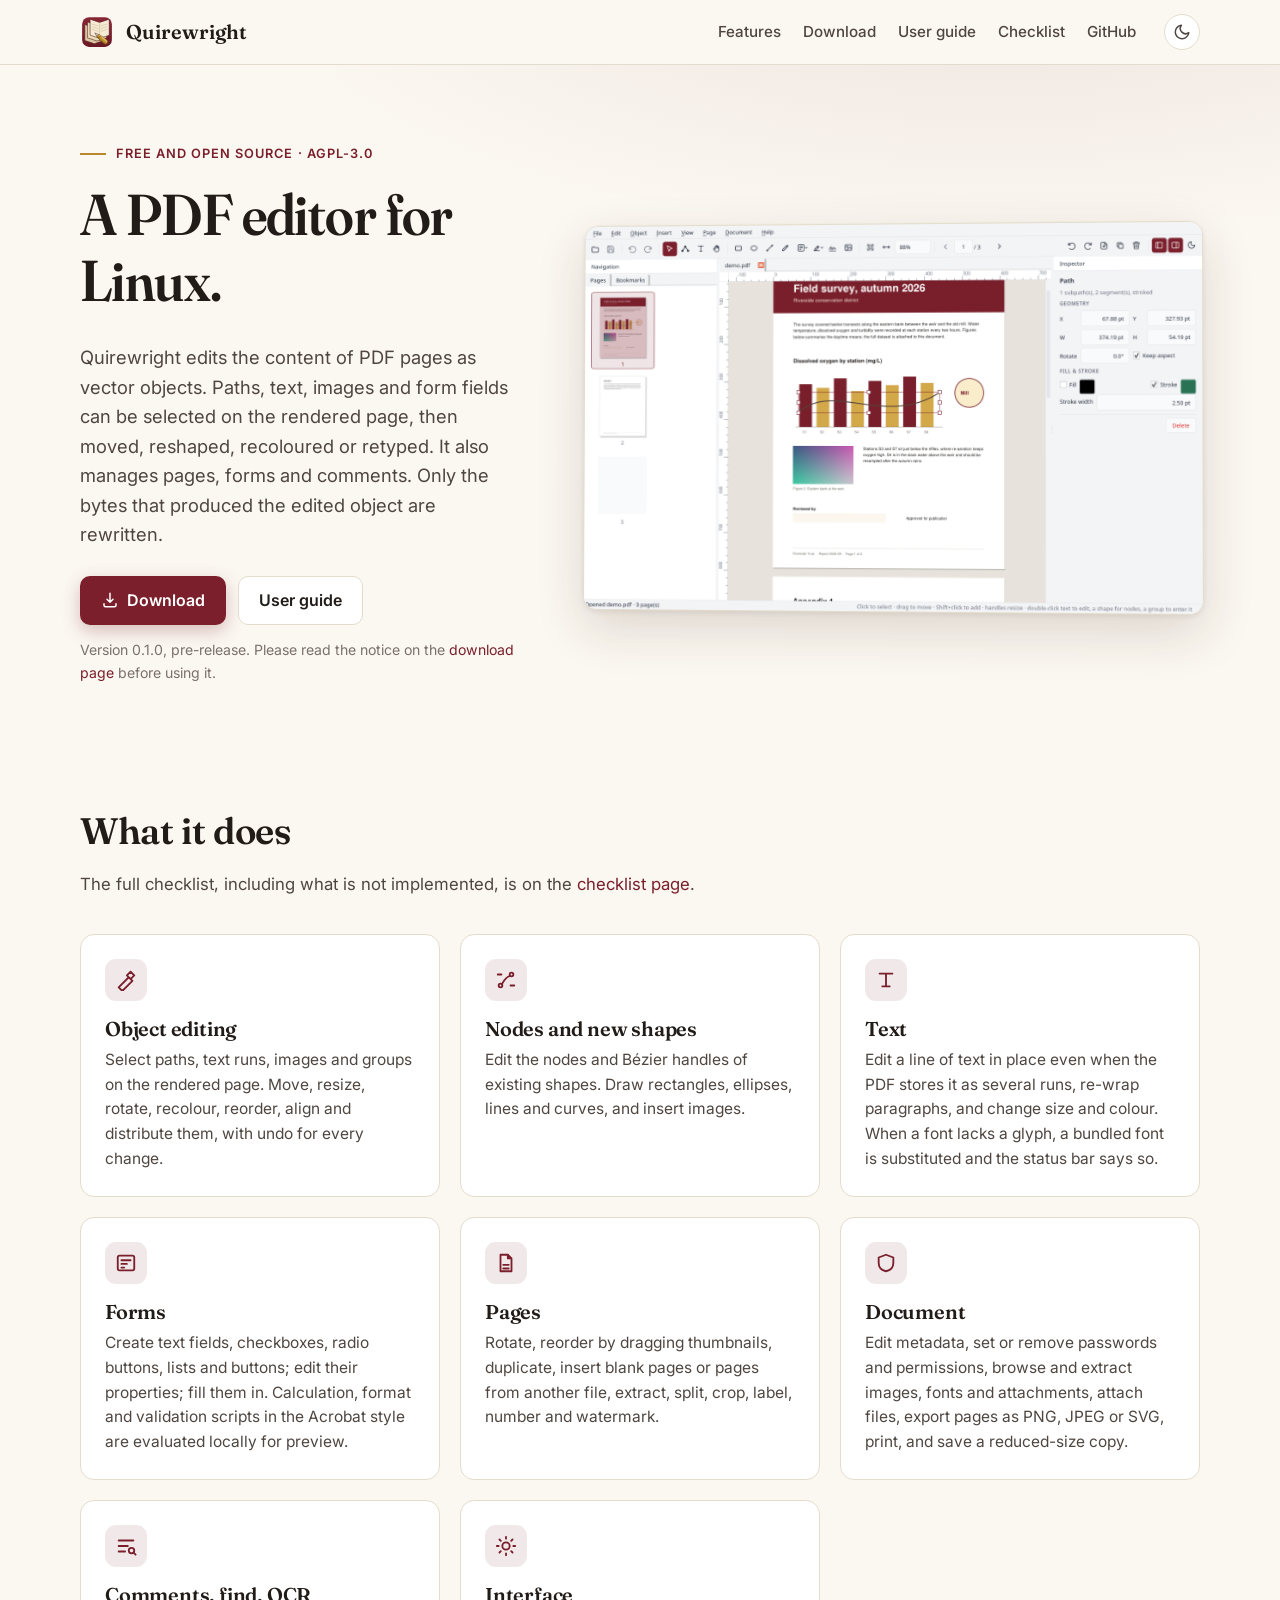
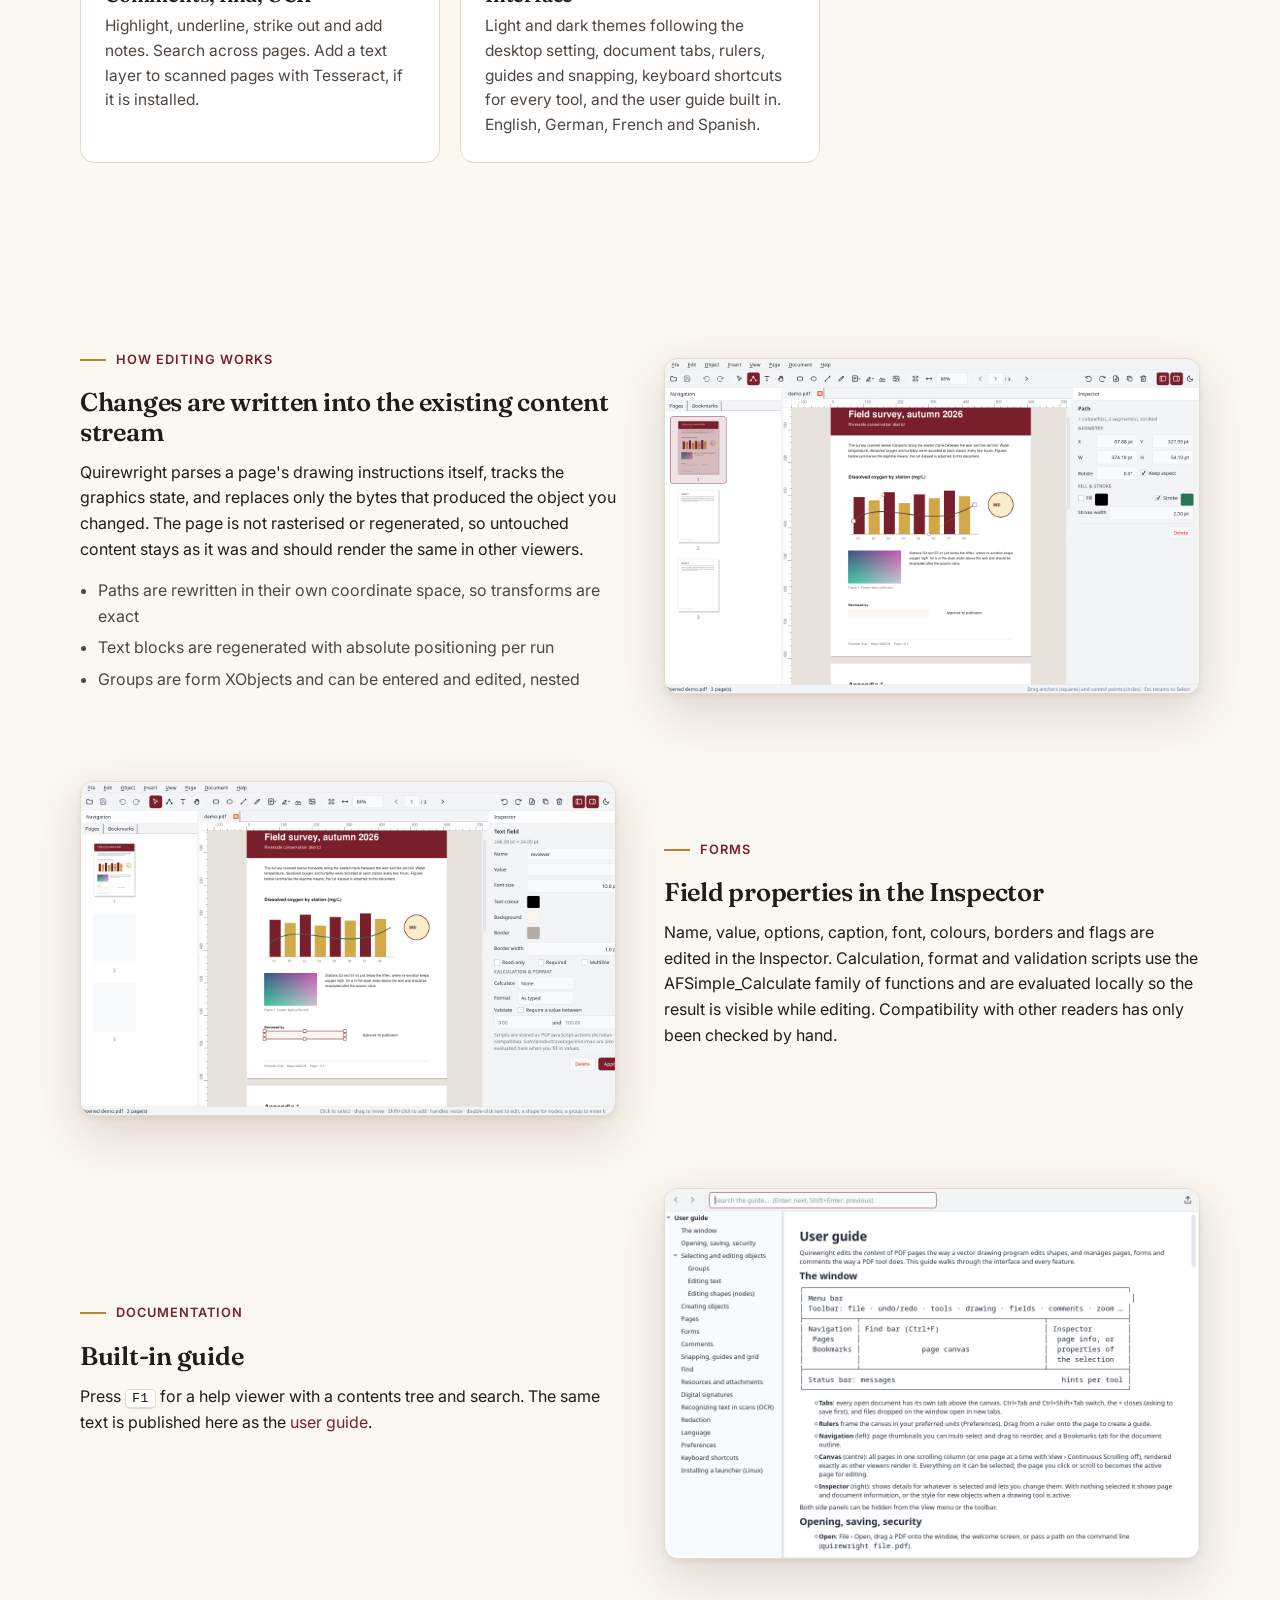
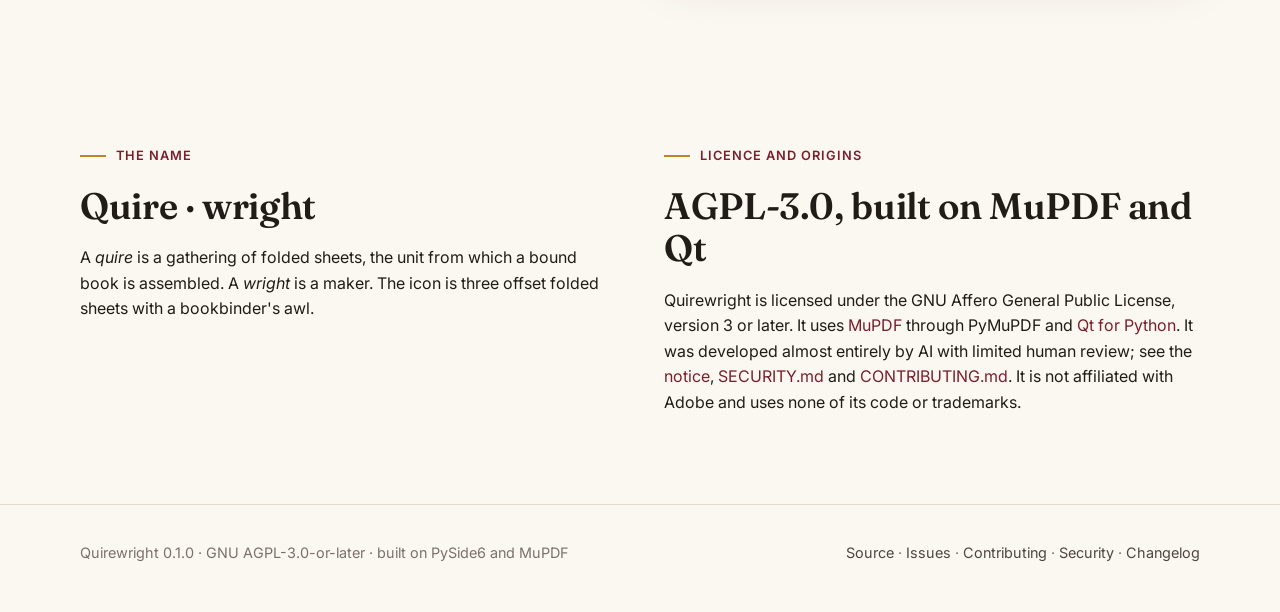
<file: index.html>
<!doctype html>
<html lang="en">
<head>
<meta charset="utf-8">
<meta name="viewport" content="width=device-width, initial-scale=1">
<title>Quirewright · a free and open-source PDF editor</title>
<meta name="description" content="Quirewright is a free and open-source PDF editor for Linux that edits page content as vector objects and manages pages, forms and comments.">
<meta property="og:title" content="Quirewright · a free and open-source PDF editor">
<meta property="og:description" content="Quirewright is a free and open-source PDF editor for Linux that edits page content as vector objects and manages pages, forms and comments.">
<meta property="og:image" content="https://quirewright.github.io/quirewright/static/img/hero-light.png">
<meta property="og:type" content="website">
<link rel="icon" href="static/img/quirewright.svg" type="image/svg+xml">
<link rel="preconnect" href="https://fonts.googleapis.com">
<link rel="preconnect" href="https://fonts.gstatic.com" crossorigin>
<link href="https://fonts.googleapis.com/css2?family=Fraunces:opsz,wght,SOFT@9..144,500..700,0..100&family=Inter:wght@400;500;600&display=swap" rel="stylesheet">
<link rel="stylesheet" href="style.css?v=0.1.0">
<script>
  try { var t = localStorage.getItem('qw-theme'); if (t) document.documentElement.setAttribute('data-theme', t); } catch (e) {}
</script>
</head>
<body>
<a class="skip" href="#main">Skip to content</a>
<header class="nav">
  <div class="wrap">
    <a class="brand" href="./"><img src="static/img/quirewright.svg" alt="" width="34" height="34">Quirewright</a>
    <button class="theme-btn nav-toggle" id="navToggle" aria-label="Menu" aria-expanded="false">
      <svg viewBox="0 0 24 24" fill="none" stroke="currentColor" stroke-width="2" stroke-linecap="round"><path d="M4 7h16M4 12h16M4 17h16"/></svg>
    </button>
    <nav class="nav-links" id="navLinks">
      <a href="./#features">Features</a>
      <a href="download.html">Download</a>
      <a href="guide.html">User guide</a>
      <a href="features.html">Checklist</a>
      <a href="https://github.com/quirewright/quirewright">GitHub</a>
    </nav>
    <button class="theme-btn" id="themeBtn" aria-label="Toggle light or dark theme" title="Toggle theme">
      <svg viewBox="0 0 24 24" fill="none" stroke="currentColor" stroke-width="2" stroke-linecap="round" stroke-linejoin="round"><path d="M21 12.8A9 9 0 1 1 11.2 3a7 7 0 0 0 9.8 9.8z"/></svg>
    </button>
  </div>
</header>
<main id="main">
<section class="hero">
  <div class="wrap">
    <div>
      <div class="eyebrow">Free and open source · AGPL-3.0</div>
      <h1>A PDF editor for Linux.</h1>
      <p class="lede">Quirewright edits the content of PDF pages as vector objects. Paths, text, images and form fields can be selected on the rendered page, then moved, reshaped, recoloured or retyped. It also manages pages, forms and comments. Only the bytes that produced the edited object are rewritten.</p>
      <div class="actions">
        <a class="btn btn-primary" href="download.html">
          <svg viewBox="0 0 24 24" fill="none" stroke="currentColor" stroke-width="2" stroke-linecap="round" stroke-linejoin="round"><path d="M12 3v12m0 0 4-4m-4 4-4-4M4 17v2a2 2 0 0 0 2 2h12a2 2 0 0 0 2-2v-2"/></svg>
          Download
        </a>
        <a class="btn btn-ghost" href="guide.html">User guide</a>
      </div>
      <p class="fine">Version 0.1.0, pre-release. Please read the notice on the <a href="download.html">download page</a> before using it.</p>
    </div>
    <div class="shot">
      <img class="img-light" src="static/img/hero-light.png" alt="Quirewright with a report open: a curve on a bar chart is selected and the Inspector shows its geometry, stroke colour and width" width="1440" height="900">
      <img class="img-dark" src="static/img/hero-dark.png" alt="Quirewright with a report open, in the dark theme: a curve on a bar chart is selected and the Inspector shows its geometry, stroke colour and width" width="1440" height="900">
    </div>
  </div>
</section>

<section id="features">
  <div class="wrap">
    <div class="section-head">
      <h2>What it does</h2>
      <p>The full checklist, including what is not implemented, is on the <a href="features.html">checklist page</a>.</p>
    </div>
    <div class="grid">
      <div class="card">
        <div class="icon"><svg viewBox="0 0 24 24" fill="none" stroke="currentColor" stroke-width="2" stroke-linecap="round" stroke-linejoin="round"><path d="M4 20 15 9l4 4L8 24zM13 7l4-4 4 4-4 4z"/></svg></div>
        <h3>Object editing</h3>
        <p>Select paths, text runs, images and groups on the rendered page. Move, resize, rotate, recolour, reorder, align and distribute them, with undo for every change.</p>
      </div>
      <div class="card">
        <div class="icon"><svg viewBox="0 0 24 24" fill="none" stroke="currentColor" stroke-width="2" stroke-linecap="round" stroke-linejoin="round"><circle cx="6" cy="18" r="2"/><circle cx="18" cy="6" r="2"/><path d="M7.5 16.5C10 12 14 8 16.5 7.5M3 6h4M17 18h4"/></svg></div>
        <h3>Nodes and new shapes</h3>
        <p>Edit the nodes and Bézier handles of existing shapes. Draw rectangles, ellipses, lines and curves, and insert images.</p>
      </div>
      <div class="card">
        <div class="icon"><svg viewBox="0 0 24 24" fill="none" stroke="currentColor" stroke-width="2" stroke-linecap="round" stroke-linejoin="round"><path d="M5 5h14M12 5v14M8 19h8"/></svg></div>
        <h3>Text</h3>
        <p>Edit a line of text in place even when the PDF stores it as several runs, re-wrap paragraphs, and change size and colour. When a font lacks a glyph, a bundled font is substituted and the status bar says so.</p>
      </div>
      <div class="card">
        <div class="icon"><svg viewBox="0 0 24 24" fill="none" stroke="currentColor" stroke-width="2" stroke-linecap="round" stroke-linejoin="round"><rect x="3" y="4" width="18" height="16" rx="2"/><path d="M7 9h10M7 13h6M7 17h3"/></svg></div>
        <h3>Forms</h3>
        <p>Create text fields, checkboxes, radio buttons, lists and buttons; edit their properties; fill them in. Calculation, format and validation scripts in the Acrobat style are evaluated locally for preview.</p>
      </div>
      <div class="card">
        <div class="icon"><svg viewBox="0 0 24 24" fill="none" stroke="currentColor" stroke-width="2" stroke-linecap="round" stroke-linejoin="round"><path d="M6 3h8l4 4v14H6zM14 3v4h4"/><path d="M9 14h6M9 18h6"/></svg></div>
        <h3>Pages</h3>
        <p>Rotate, reorder by dragging thumbnails, duplicate, insert blank pages or pages from another file, extract, split, crop, label, number and watermark.</p>
      </div>
      <div class="card">
        <div class="icon"><svg viewBox="0 0 24 24" fill="none" stroke="currentColor" stroke-width="2" stroke-linecap="round" stroke-linejoin="round"><path d="M12 3 4 6v6c0 5 3.5 8 8 9 4.5-1 8-4 8-9V6z"/></svg></div>
        <h3>Document</h3>
        <p>Edit metadata, set or remove passwords and permissions, browse and extract images, fonts and attachments, attach files, export pages as PNG, JPEG or SVG, print, and save a reduced-size copy.</p>
      </div>
      <div class="card">
        <div class="icon"><svg viewBox="0 0 24 24" fill="none" stroke="currentColor" stroke-width="2" stroke-linecap="round" stroke-linejoin="round"><path d="M4 6h16M4 12h10M4 18h7"/><circle cx="18" cy="17" r="3"/><path d="m20.5 19.5 2 2"/></svg></div>
        <h3>Comments, find, OCR</h3>
        <p>Highlight, underline, strike out and add notes. Search across pages. Add a text layer to scanned pages with Tesseract, if it is installed.</p>
      </div>
      <div class="card">
        <div class="icon"><svg viewBox="0 0 24 24" fill="none" stroke="currentColor" stroke-width="2" stroke-linecap="round" stroke-linejoin="round"><circle cx="12" cy="12" r="4"/><path d="M12 2v2M12 20v2M2 12h2M20 12h2M4.9 4.9l1.4 1.4M17.7 17.7l1.4 1.4M4.9 19.1l1.4-1.4M17.7 6.3l1.4-1.4"/></svg></div>
        <h3>Interface</h3>
        <p>Light and dark themes following the desktop setting, document tabs, rulers, guides and snapping, keyboard shortcuts for every tool, and the user guide built in. English, German, French and Spanish.</p>
      </div>
    </div>
  </div>
</section>

<section id="tour">
  <div class="wrap">
    <div class="feature">
      <div class="copy">
        <div class="eyebrow">How editing works</div>
        <h3>Changes are written into the existing content stream</h3>
        <p>Quirewright parses a page's drawing instructions itself, tracks the graphics state, and replaces only the bytes that produced the object you changed. The page is not rasterised or regenerated, so untouched content stays as it was and should render the same in other viewers.</p>
        <ul>
          <li>Paths are rewritten in their own coordinate space, so transforms are exact</li>
          <li>Text blocks are regenerated with absolute positioning per run</li>
          <li>Groups are form XObjects and can be entered and edited, nested</li>
        </ul>
      </div>
      <div class="shot"><img src="static/img/nodes-light.png" alt="The Node tool showing the anchor points and Bézier handles of a curve" width="1440" height="900" loading="lazy"></div>
    </div>
    <div class="feature">
      <div class="copy">
        <div class="eyebrow">Forms</div>
        <h3>Field properties in the Inspector</h3>
        <p>Name, value, options, caption, font, colours, borders and flags are edited in the Inspector. Calculation, format and validation scripts use the AFSimple_Calculate family of functions and are evaluated locally so the result is visible while editing. Compatibility with other readers has only been checked by hand.</p>
      </div>
      <div class="shot"><img src="static/img/forms-light.png" alt="A text field selected with its properties shown in the Inspector" width="1440" height="900" loading="lazy"></div>
    </div>
    <div class="feature">
      <div class="copy">
        <div class="eyebrow">Documentation</div>
        <h3>Built-in guide</h3>
        <p>Press <kbd>F1</kbd> for a help viewer with a contents tree and search. The same text is published here as the <a href="guide.html">user guide</a>.</p>
      </div>
      <div class="shot"><img src="static/img/help-light.png" alt="The built-in help viewer" width="1100" height="760" loading="lazy"></div>
    </div>
  </div>
</section>

<section id="about">
  <div class="wrap about">
    <div>
      <div class="eyebrow">The name</div>
      <h2>Quire · wright</h2>
      <p>A <em>quire</em> is a gathering of folded sheets, the unit from which a bound book is assembled. A <em>wright</em> is a maker. The icon is three offset folded sheets with a bookbinder's awl.</p>
    </div>
    <div>
      <div class="eyebrow">Licence and origins</div>
      <h2>AGPL-3.0, built on MuPDF and Qt</h2>
      <p>Quirewright is licensed under the GNU Affero General Public License, version 3 or later. It uses <a href="https://mupdf.com/">MuPDF</a> through PyMuPDF and <a href="https://www.qt.io/qt-for-python">Qt for Python</a>. It was developed almost entirely by AI with limited human review; see the <a href="download.html">notice</a>, <a href="https://github.com/quirewright/quirewright/blob/main/SECURITY.md">SECURITY.md</a> and <a href="https://github.com/quirewright/quirewright/blob/main/CONTRIBUTING.md">CONTRIBUTING.md</a>. It is not affiliated with Adobe and uses none of its code or trademarks.</p>
    </div>
  </div>
</section>

</main>
<footer>
  <div class="wrap">
    <span>Quirewright 0.1.0 · GNU AGPL-3.0-or-later · built on PySide6 and MuPDF</span>
    <span><a href="https://github.com/quirewright/quirewright">Source</a> · <a href="https://github.com/quirewright/quirewright/issues">Issues</a> · <a href="https://github.com/quirewright/quirewright/blob/main/CONTRIBUTING.md">Contributing</a> · <a href="https://github.com/quirewright/quirewright/blob/main/SECURITY.md">Security</a> · <a href="https://github.com/quirewright/quirewright/blob/main/CHANGELOG.md">Changelog</a></span>
  </div>
</footer>
<script>
  (function () {
    var root = document.documentElement;
    var btn = document.getElementById('themeBtn');
    btn.addEventListener('click', function () {
      var dark = root.getAttribute('data-theme') === 'dark' ||
        (!root.getAttribute('data-theme') && matchMedia('(prefers-color-scheme: dark)').matches);
      var next = dark ? 'light' : 'dark';
      root.setAttribute('data-theme', next);
      try { localStorage.setItem('qw-theme', next); } catch (e) {}
    });
    var tog = document.getElementById('navToggle'), links = document.getElementById('navLinks');
    tog.addEventListener('click', function () {
      var open = links.classList.toggle('open');
      tog.setAttribute('aria-expanded', open ? 'true' : 'false');
    });
    var toc = document.querySelector('.toc');
    if (toc && 'IntersectionObserver' in window) {
      var map = {}, anchors = toc.querySelectorAll('a[href^="#"]');
      anchors.forEach(function (a) { map[a.getAttribute('href').slice(1)] = a; });
      var heads = document.querySelectorAll('.prose h2[id], .prose h3[id]');
      var obs = new IntersectionObserver(function (entries) {
        entries.forEach(function (en) {
          if (en.isIntersecting) {
            anchors.forEach(function (a) { a.classList.remove('active'); });
            var a = map[en.target.id]; if (a) a.classList.add('active');
          }
        });
      }, { rootMargin: '-80px 0px -70% 0px' });
      heads.forEach(function (h) { obs.observe(h); });
    }
  })();
</script>
</body>
</html>
</file>
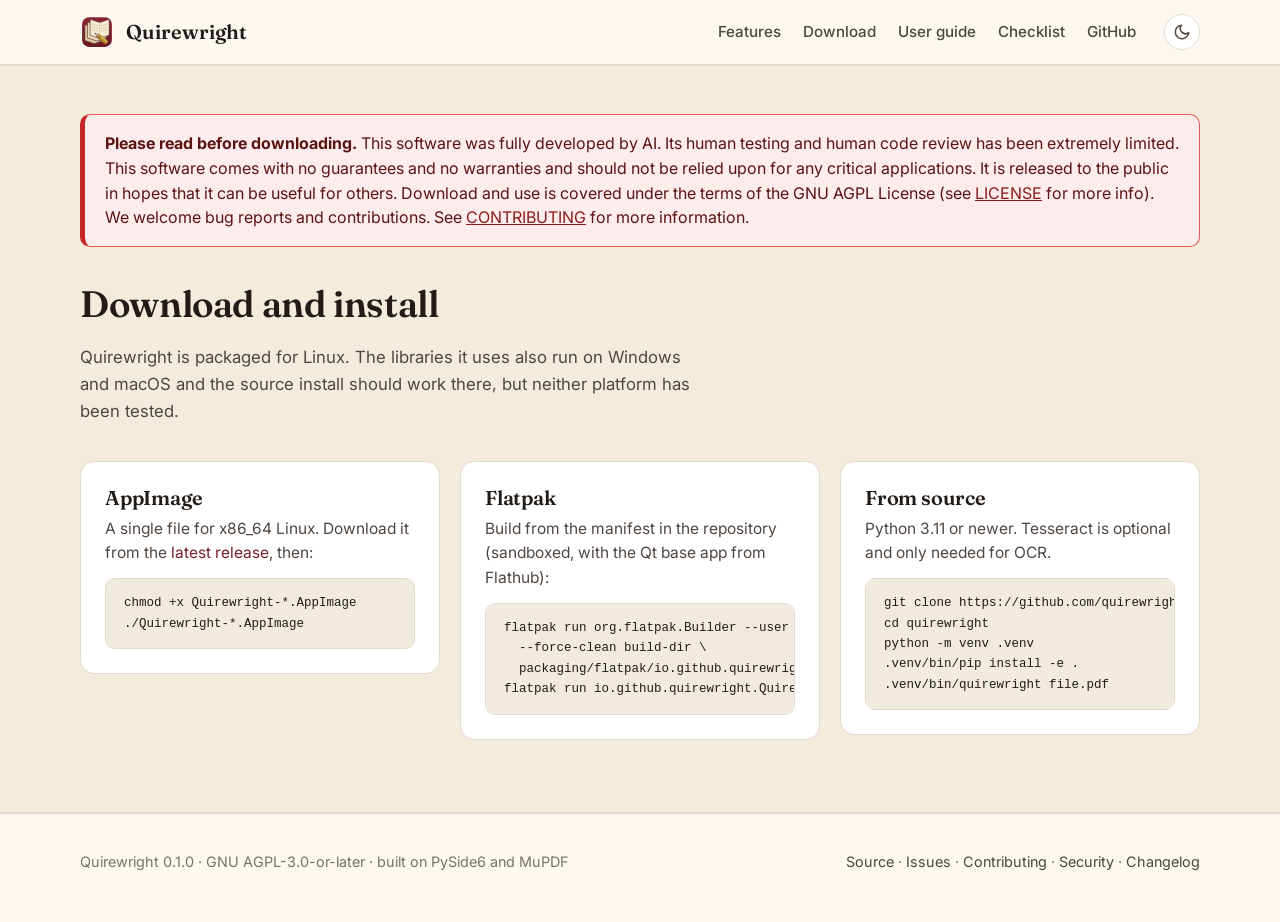
<file: download.html>
<!doctype html>
<html lang="en">
<head>
<meta charset="utf-8">
<meta name="viewport" content="width=device-width, initial-scale=1">
<title>Download · Quirewright</title>
<meta name="description" content="Quirewright is a free and open-source PDF editor for Linux that edits page content as vector objects and manages pages, forms and comments.">
<meta property="og:title" content="Download · Quirewright">
<meta property="og:description" content="Quirewright is a free and open-source PDF editor for Linux that edits page content as vector objects and manages pages, forms and comments.">
<meta property="og:image" content="https://quirewright.github.io/quirewright/static/img/hero-light.png">
<meta property="og:type" content="website">
<link rel="icon" href="static/img/quirewright.svg" type="image/svg+xml">
<link rel="preconnect" href="https://fonts.googleapis.com">
<link rel="preconnect" href="https://fonts.gstatic.com" crossorigin>
<link href="https://fonts.googleapis.com/css2?family=Fraunces:opsz,wght,SOFT@9..144,500..700,0..100&family=Inter:wght@400;500;600&display=swap" rel="stylesheet">
<link rel="stylesheet" href="style.css?v=0.1.0">
<script>
  try { var t = localStorage.getItem('qw-theme'); if (t) document.documentElement.setAttribute('data-theme', t); } catch (e) {}
</script>
</head>
<body>
<a class="skip" href="#main">Skip to content</a>
<header class="nav">
  <div class="wrap">
    <a class="brand" href="./"><img src="static/img/quirewright.svg" alt="" width="34" height="34">Quirewright</a>
    <button class="theme-btn nav-toggle" id="navToggle" aria-label="Menu" aria-expanded="false">
      <svg viewBox="0 0 24 24" fill="none" stroke="currentColor" stroke-width="2" stroke-linecap="round"><path d="M4 7h16M4 12h16M4 17h16"/></svg>
    </button>
    <nav class="nav-links" id="navLinks">
      <a href="./#features">Features</a>
      <a href="download.html">Download</a>
      <a href="guide.html">User guide</a>
      <a href="features.html">Checklist</a>
      <a href="https://github.com/quirewright/quirewright">GitHub</a>
    </nav>
    <button class="theme-btn" id="themeBtn" aria-label="Toggle light or dark theme" title="Toggle theme">
      <svg viewBox="0 0 24 24" fill="none" stroke="currentColor" stroke-width="2" stroke-linecap="round" stroke-linejoin="round"><path d="M21 12.8A9 9 0 1 1 11.2 3a7 7 0 0 0 9.8 9.8z"/></svg>
    </button>
  </div>
</header>
<main id="main">
<section id="install" class="install download">
  <div class="wrap">
    <div class="warning" role="note">
      <strong>Please read before downloading.</strong> This software was fully developed by AI. Its human testing and human code review has been extremely limited. This software comes with no guarantees and no warranties and should not be relied upon for any critical applications. It is released to the public in hopes that it can be useful for others. Download and use is covered under the terms of the GNU AGPL License (see <a href="https://github.com/quirewright/quirewright/blob/main/LICENSE">LICENSE</a> for more info). We welcome bug reports and contributions. See <a href="https://github.com/quirewright/quirewright/blob/main/CONTRIBUTING.md">CONTRIBUTING</a> for more information.
    </div>
    <div class="section-head">
      <h2>Download and install</h2>
      <p>Quirewright is packaged for Linux. The libraries it uses also run on Windows and macOS and the source install should work there, but neither platform has been tested.</p>
    </div>
    <div class="grid">
      <div class="card">
        <h3>AppImage</h3>
        <p>A single file for x86_64 Linux. Download it from the <a href="https://github.com/quirewright/quirewright/releases/latest">latest release</a>, then:</p>
        <pre><code>chmod +x Quirewright-*.AppImage
./Quirewright-*.AppImage</code></pre>
      </div>
      <div class="card">
        <h3>Flatpak</h3>
        <p>Build from the manifest in the repository (sandboxed, with the Qt base app from Flathub):</p>
        <pre><code>flatpak run org.flatpak.Builder --user --install \
  --force-clean build-dir \
  packaging/flatpak/io.github.quirewright.Quirewright.yml
flatpak run io.github.quirewright.Quirewright</code></pre>
      </div>
      <div class="card">
        <h3>From source</h3>
        <p>Python 3.11 or newer. Tesseract is optional and only needed for OCR.</p>
        <pre><code>git clone https://github.com/quirewright/quirewright.git
cd quirewright
python -m venv .venv
.venv/bin/pip install -e .
.venv/bin/quirewright file.pdf</code></pre>
      </div>
    </div>
  </div>
</section>

</main>
<footer>
  <div class="wrap">
    <span>Quirewright 0.1.0 · GNU AGPL-3.0-or-later · built on PySide6 and MuPDF</span>
    <span><a href="https://github.com/quirewright/quirewright">Source</a> · <a href="https://github.com/quirewright/quirewright/issues">Issues</a> · <a href="https://github.com/quirewright/quirewright/blob/main/CONTRIBUTING.md">Contributing</a> · <a href="https://github.com/quirewright/quirewright/blob/main/SECURITY.md">Security</a> · <a href="https://github.com/quirewright/quirewright/blob/main/CHANGELOG.md">Changelog</a></span>
  </div>
</footer>
<script>
  (function () {
    var root = document.documentElement;
    var btn = document.getElementById('themeBtn');
    btn.addEventListener('click', function () {
      var dark = root.getAttribute('data-theme') === 'dark' ||
        (!root.getAttribute('data-theme') && matchMedia('(prefers-color-scheme: dark)').matches);
      var next = dark ? 'light' : 'dark';
      root.setAttribute('data-theme', next);
      try { localStorage.setItem('qw-theme', next); } catch (e) {}
    });
    var tog = document.getElementById('navToggle'), links = document.getElementById('navLinks');
    tog.addEventListener('click', function () {
      var open = links.classList.toggle('open');
      tog.setAttribute('aria-expanded', open ? 'true' : 'false');
    });
    var toc = document.querySelector('.toc');
    if (toc && 'IntersectionObserver' in window) {
      var map = {}, anchors = toc.querySelectorAll('a[href^="#"]');
      anchors.forEach(function (a) { map[a.getAttribute('href').slice(1)] = a; });
      var heads = document.querySelectorAll('.prose h2[id], .prose h3[id]');
      var obs = new IntersectionObserver(function (entries) {
        entries.forEach(function (en) {
          if (en.isIntersecting) {
            anchors.forEach(function (a) { a.classList.remove('active'); });
            var a = map[en.target.id]; if (a) a.classList.add('active');
          }
        });
      }, { rootMargin: '-80px 0px -70% 0px' });
      heads.forEach(function (h) { obs.observe(h); });
    }
  })();
</script>
</body>
</html>
</file>
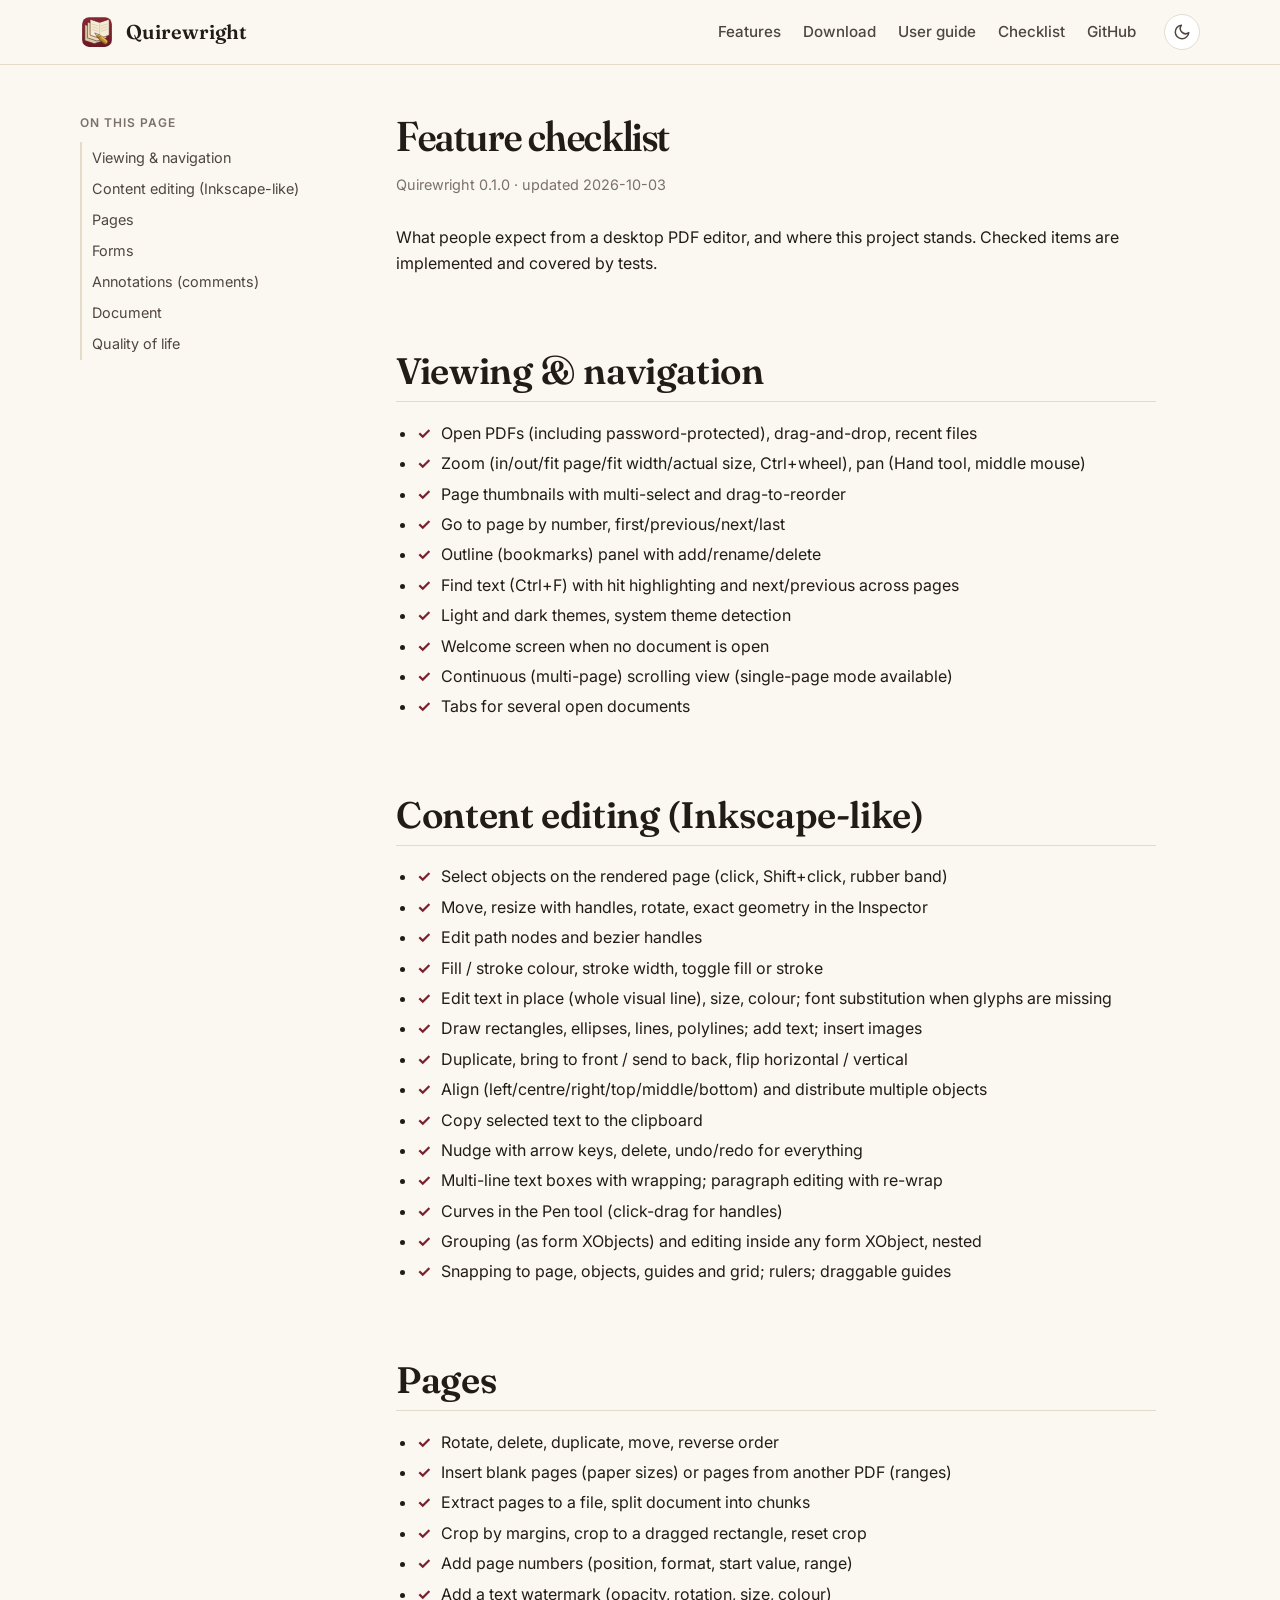
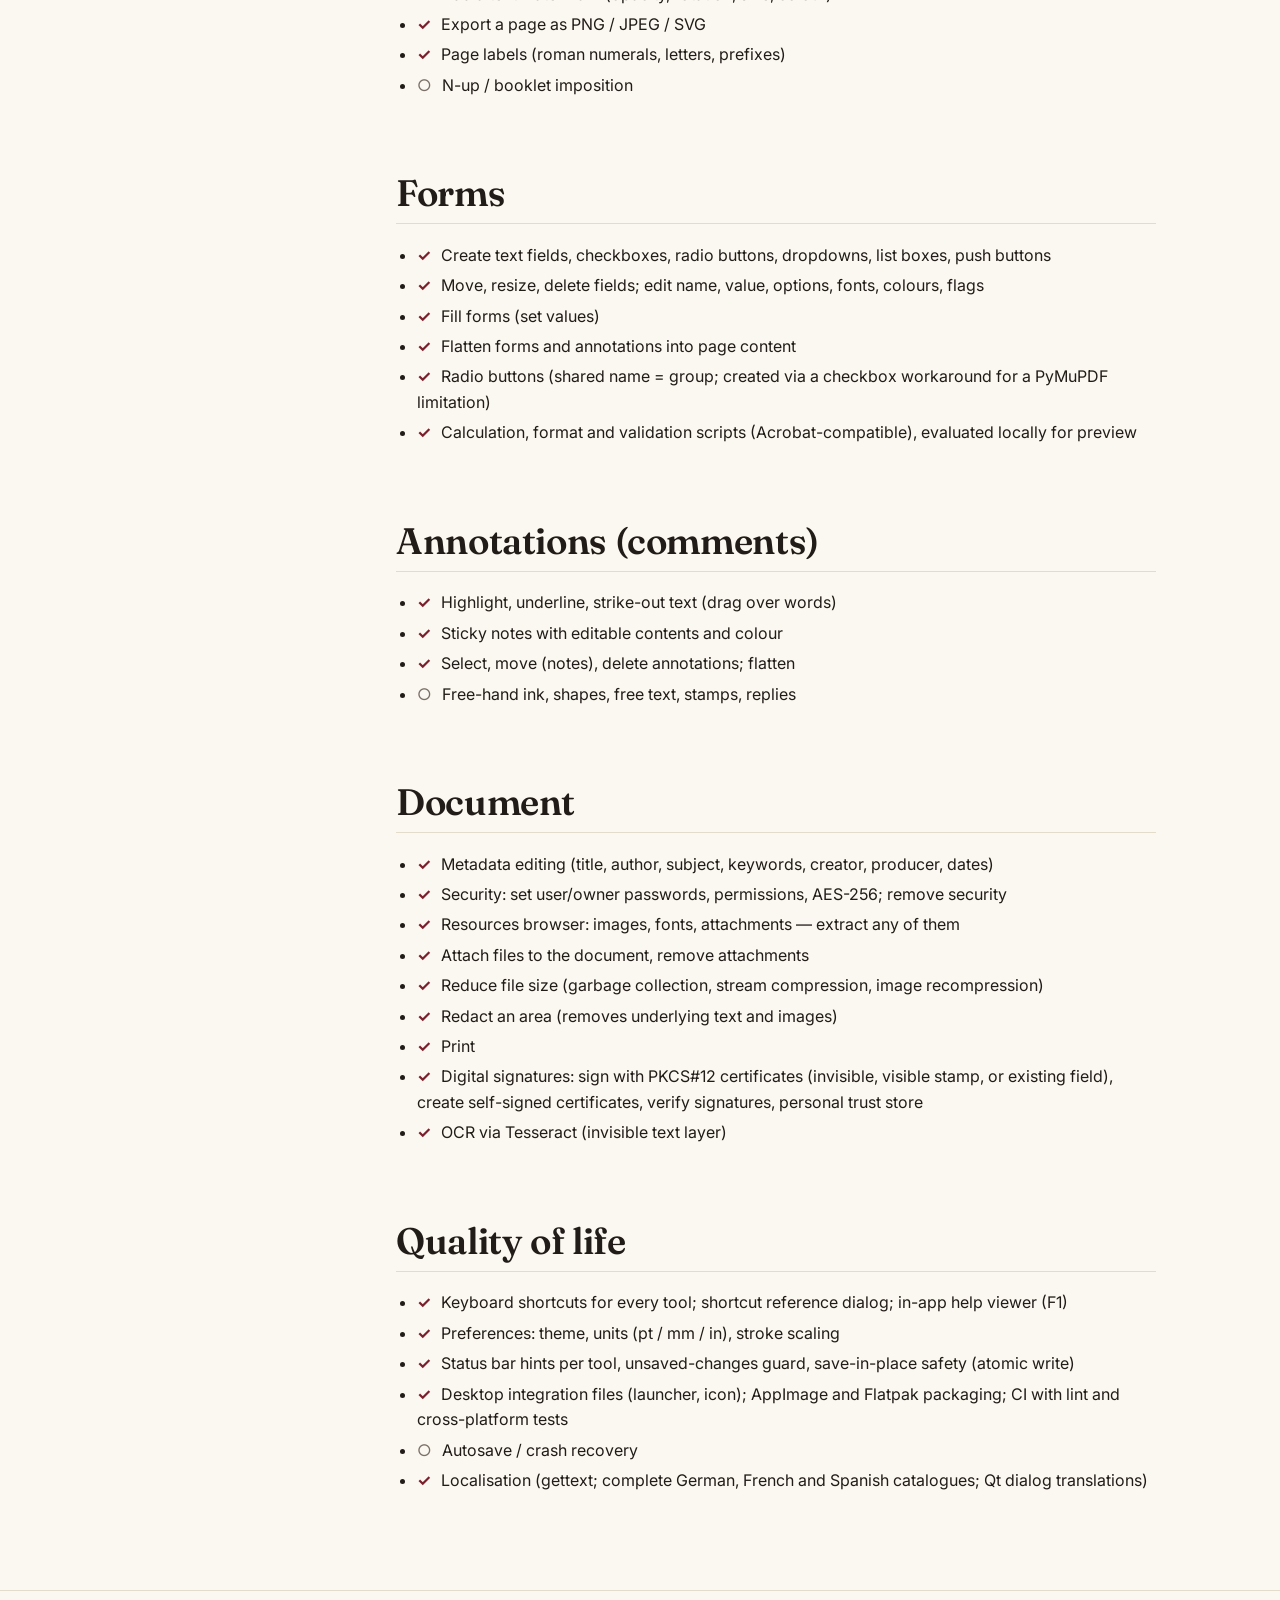
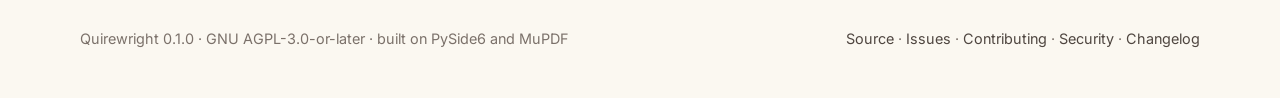
<file: features.html>
<!doctype html>
<html lang="en">
<head>
<meta charset="utf-8">
<meta name="viewport" content="width=device-width, initial-scale=1">
<title>Feature checklist · Quirewright</title>
<meta name="description" content="Quirewright is a free and open-source PDF editor for Linux that edits page content as vector objects and manages pages, forms and comments.">
<meta property="og:title" content="Feature checklist · Quirewright">
<meta property="og:description" content="Quirewright is a free and open-source PDF editor for Linux that edits page content as vector objects and manages pages, forms and comments.">
<meta property="og:image" content="https://quirewright.github.io/quirewright/static/img/hero-light.png">
<meta property="og:type" content="website">
<link rel="icon" href="static/img/quirewright.svg" type="image/svg+xml">
<link rel="preconnect" href="https://fonts.googleapis.com">
<link rel="preconnect" href="https://fonts.gstatic.com" crossorigin>
<link href="https://fonts.googleapis.com/css2?family=Fraunces:opsz,wght,SOFT@9..144,500..700,0..100&family=Inter:wght@400;500;600&display=swap" rel="stylesheet">
<link rel="stylesheet" href="style.css?v=0.1.0">
<script>
  try { var t = localStorage.getItem('qw-theme'); if (t) document.documentElement.setAttribute('data-theme', t); } catch (e) {}
</script>
</head>
<body>
<a class="skip" href="#main">Skip to content</a>
<header class="nav">
  <div class="wrap">
    <a class="brand" href="./"><img src="static/img/quirewright.svg" alt="" width="34" height="34">Quirewright</a>
    <button class="theme-btn nav-toggle" id="navToggle" aria-label="Menu" aria-expanded="false">
      <svg viewBox="0 0 24 24" fill="none" stroke="currentColor" stroke-width="2" stroke-linecap="round"><path d="M4 7h16M4 12h16M4 17h16"/></svg>
    </button>
    <nav class="nav-links" id="navLinks">
      <a href="./#features">Features</a>
      <a href="download.html">Download</a>
      <a href="guide.html">User guide</a>
      <a href="features.html">Checklist</a>
      <a href="https://github.com/quirewright/quirewright">GitHub</a>
    </nav>
    <button class="theme-btn" id="themeBtn" aria-label="Toggle light or dark theme" title="Toggle theme">
      <svg viewBox="0 0 24 24" fill="none" stroke="currentColor" stroke-width="2" stroke-linecap="round" stroke-linejoin="round"><path d="M21 12.8A9 9 0 1 1 11.2 3a7 7 0 0 0 9.8 9.8z"/></svg>
    </button>
  </div>
</header>
<main id="main">
<div class="wrap doc">
  <aside class="toc">
    <div class="toc-title">On this page</div>
    <div class="toc">
<ul>
<li><a href="#viewing-navigation">Viewing &amp; navigation</a></li>
<li><a href="#content-editing-inkscape-like">Content editing (Inkscape-like)</a></li>
<li><a href="#pages">Pages</a></li>
<li><a href="#forms">Forms</a></li>
<li><a href="#annotations-comments">Annotations (comments)</a></li>
<li><a href="#document">Document</a></li>
<li><a href="#quality-of-life">Quality of life</a></li>
</ul>
</div>

  </aside>
  <article class="prose">
    <h1 id="feature-checklist">Feature checklist</h1><p class="doc-meta">Quirewright 0.1.0 · updated 2026-10-03</p>
<p>What people expect from a desktop PDF editor, and where this project stands.
Checked items are implemented and covered by tests.</p>
<h2 id="viewing-navigation">Viewing &amp; navigation</h2>
<ul>
<li><span class="check" aria-label="done">✓</span> Open PDFs (including password-protected), drag-and-drop, recent files</li>
<li><span class="check" aria-label="done">✓</span> Zoom (in/out/fit page/fit width/actual size, Ctrl+wheel), pan (Hand tool, middle mouse)</li>
<li><span class="check" aria-label="done">✓</span> Page thumbnails with multi-select and drag-to-reorder</li>
<li><span class="check" aria-label="done">✓</span> Go to page by number, first/previous/next/last</li>
<li><span class="check" aria-label="done">✓</span> Outline (bookmarks) panel with add/rename/delete</li>
<li><span class="check" aria-label="done">✓</span> Find text (Ctrl+F) with hit highlighting and next/previous across pages</li>
<li><span class="check" aria-label="done">✓</span> Light and dark themes, system theme detection</li>
<li><span class="check" aria-label="done">✓</span> Welcome screen when no document is open</li>
<li><span class="check" aria-label="done">✓</span> Continuous (multi-page) scrolling view (single-page mode available)</li>
<li><span class="check" aria-label="done">✓</span> Tabs for several open documents</li>
</ul>
<h2 id="content-editing-inkscape-like">Content editing (Inkscape-like)</h2>
<ul>
<li><span class="check" aria-label="done">✓</span> Select objects on the rendered page (click, Shift+click, rubber band)</li>
<li><span class="check" aria-label="done">✓</span> Move, resize with handles, rotate, exact geometry in the Inspector</li>
<li><span class="check" aria-label="done">✓</span> Edit path nodes and bezier handles</li>
<li><span class="check" aria-label="done">✓</span> Fill / stroke colour, stroke width, toggle fill or stroke</li>
<li><span class="check" aria-label="done">✓</span> Edit text in place (whole visual line), size, colour; font substitution when glyphs are missing</li>
<li><span class="check" aria-label="done">✓</span> Draw rectangles, ellipses, lines, polylines; add text; insert images</li>
<li><span class="check" aria-label="done">✓</span> Duplicate, bring to front / send to back, flip horizontal / vertical</li>
<li><span class="check" aria-label="done">✓</span> Align (left/centre/right/top/middle/bottom) and distribute multiple objects</li>
<li><span class="check" aria-label="done">✓</span> Copy selected text to the clipboard</li>
<li><span class="check" aria-label="done">✓</span> Nudge with arrow keys, delete, undo/redo for everything</li>
<li><span class="check" aria-label="done">✓</span> Multi-line text boxes with wrapping; paragraph editing with re-wrap</li>
<li><span class="check" aria-label="done">✓</span> Curves in the Pen tool (click-drag for handles)</li>
<li><span class="check" aria-label="done">✓</span> Grouping (as form XObjects) and editing inside any form XObject, nested</li>
<li><span class="check" aria-label="done">✓</span> Snapping to page, objects, guides and grid; rulers; draggable guides</li>
</ul>
<h2 id="pages">Pages</h2>
<ul>
<li><span class="check" aria-label="done">✓</span> Rotate, delete, duplicate, move, reverse order</li>
<li><span class="check" aria-label="done">✓</span> Insert blank pages (paper sizes) or pages from another PDF (ranges)</li>
<li><span class="check" aria-label="done">✓</span> Extract pages to a file, split document into chunks</li>
<li><span class="check" aria-label="done">✓</span> Crop by margins, crop to a dragged rectangle, reset crop</li>
<li><span class="check" aria-label="done">✓</span> Add page numbers (position, format, start value, range)</li>
<li><span class="check" aria-label="done">✓</span> Add a text watermark (opacity, rotation, size, colour)</li>
<li><span class="check" aria-label="done">✓</span> Export a page as PNG / JPEG / SVG</li>
<li><span class="check" aria-label="done">✓</span> Page labels (roman numerals, letters, prefixes)</li>
<li><span class="todo" aria-label="planned">○</span> N-up / booklet imposition</li>
</ul>
<h2 id="forms">Forms</h2>
<ul>
<li><span class="check" aria-label="done">✓</span> Create text fields, checkboxes, radio buttons, dropdowns, list boxes, push buttons</li>
<li><span class="check" aria-label="done">✓</span> Move, resize, delete fields; edit name, value, options, fonts, colours, flags</li>
<li><span class="check" aria-label="done">✓</span> Fill forms (set values)</li>
<li><span class="check" aria-label="done">✓</span> Flatten forms and annotations into page content</li>
<li><span class="check" aria-label="done">✓</span> Radio buttons (shared name = group; created via a checkbox workaround for a PyMuPDF limitation)</li>
<li><span class="check" aria-label="done">✓</span> Calculation, format and validation scripts (Acrobat-compatible), evaluated locally for preview</li>
</ul>
<h2 id="annotations-comments">Annotations (comments)</h2>
<ul>
<li><span class="check" aria-label="done">✓</span> Highlight, underline, strike-out text (drag over words)</li>
<li><span class="check" aria-label="done">✓</span> Sticky notes with editable contents and colour</li>
<li><span class="check" aria-label="done">✓</span> Select, move (notes), delete annotations; flatten</li>
<li><span class="todo" aria-label="planned">○</span> Free-hand ink, shapes, free text, stamps, replies</li>
</ul>
<h2 id="document">Document</h2>
<ul>
<li><span class="check" aria-label="done">✓</span> Metadata editing (title, author, subject, keywords, creator, producer, dates)</li>
<li><span class="check" aria-label="done">✓</span> Security: set user/owner passwords, permissions, AES-256; remove security</li>
<li><span class="check" aria-label="done">✓</span> Resources browser: images, fonts, attachments — extract any of them</li>
<li><span class="check" aria-label="done">✓</span> Attach files to the document, remove attachments</li>
<li><span class="check" aria-label="done">✓</span> Reduce file size (garbage collection, stream compression, image recompression)</li>
<li><span class="check" aria-label="done">✓</span> Redact an area (removes underlying text and images)</li>
<li><span class="check" aria-label="done">✓</span> Print</li>
<li><span class="check" aria-label="done">✓</span> Digital signatures: sign with PKCS#12 certificates (invisible, visible stamp, or existing field), create self-signed certificates, verify signatures, personal trust store</li>
<li><span class="check" aria-label="done">✓</span> OCR via Tesseract (invisible text layer)</li>
</ul>
<h2 id="quality-of-life">Quality of life</h2>
<ul>
<li><span class="check" aria-label="done">✓</span> Keyboard shortcuts for every tool; shortcut reference dialog; in-app help viewer (F1)</li>
<li><span class="check" aria-label="done">✓</span> Preferences: theme, units (pt / mm / in), stroke scaling</li>
<li><span class="check" aria-label="done">✓</span> Status bar hints per tool, unsaved-changes guard, save-in-place safety (atomic write)</li>
<li><span class="check" aria-label="done">✓</span> Desktop integration files (launcher, icon); AppImage and Flatpak packaging; CI with lint and cross-platform tests</li>
<li><span class="todo" aria-label="planned">○</span> Autosave / crash recovery</li>
<li><span class="check" aria-label="done">✓</span> Localisation (gettext; complete German, French and Spanish catalogues; Qt dialog translations)</li>
</ul>
  </article>
</div>

</main>
<footer>
  <div class="wrap">
    <span>Quirewright 0.1.0 · GNU AGPL-3.0-or-later · built on PySide6 and MuPDF</span>
    <span><a href="https://github.com/quirewright/quirewright">Source</a> · <a href="https://github.com/quirewright/quirewright/issues">Issues</a> · <a href="https://github.com/quirewright/quirewright/blob/main/CONTRIBUTING.md">Contributing</a> · <a href="https://github.com/quirewright/quirewright/blob/main/SECURITY.md">Security</a> · <a href="https://github.com/quirewright/quirewright/blob/main/CHANGELOG.md">Changelog</a></span>
  </div>
</footer>
<script>
  (function () {
    var root = document.documentElement;
    var btn = document.getElementById('themeBtn');
    btn.addEventListener('click', function () {
      var dark = root.getAttribute('data-theme') === 'dark' ||
        (!root.getAttribute('data-theme') && matchMedia('(prefers-color-scheme: dark)').matches);
      var next = dark ? 'light' : 'dark';
      root.setAttribute('data-theme', next);
      try { localStorage.setItem('qw-theme', next); } catch (e) {}
    });
    var tog = document.getElementById('navToggle'), links = document.getElementById('navLinks');
    tog.addEventListener('click', function () {
      var open = links.classList.toggle('open');
      tog.setAttribute('aria-expanded', open ? 'true' : 'false');
    });
    var toc = document.querySelector('.toc');
    if (toc && 'IntersectionObserver' in window) {
      var map = {}, anchors = toc.querySelectorAll('a[href^="#"]');
      anchors.forEach(function (a) { map[a.getAttribute('href').slice(1)] = a; });
      var heads = document.querySelectorAll('.prose h2[id], .prose h3[id]');
      var obs = new IntersectionObserver(function (entries) {
        entries.forEach(function (en) {
          if (en.isIntersecting) {
            anchors.forEach(function (a) { a.classList.remove('active'); });
            var a = map[en.target.id]; if (a) a.classList.add('active');
          }
        });
      }, { rootMargin: '-80px 0px -70% 0px' });
      heads.forEach(function (h) { obs.observe(h); });
    }
  })();
</script>
</body>
</html>
</file>
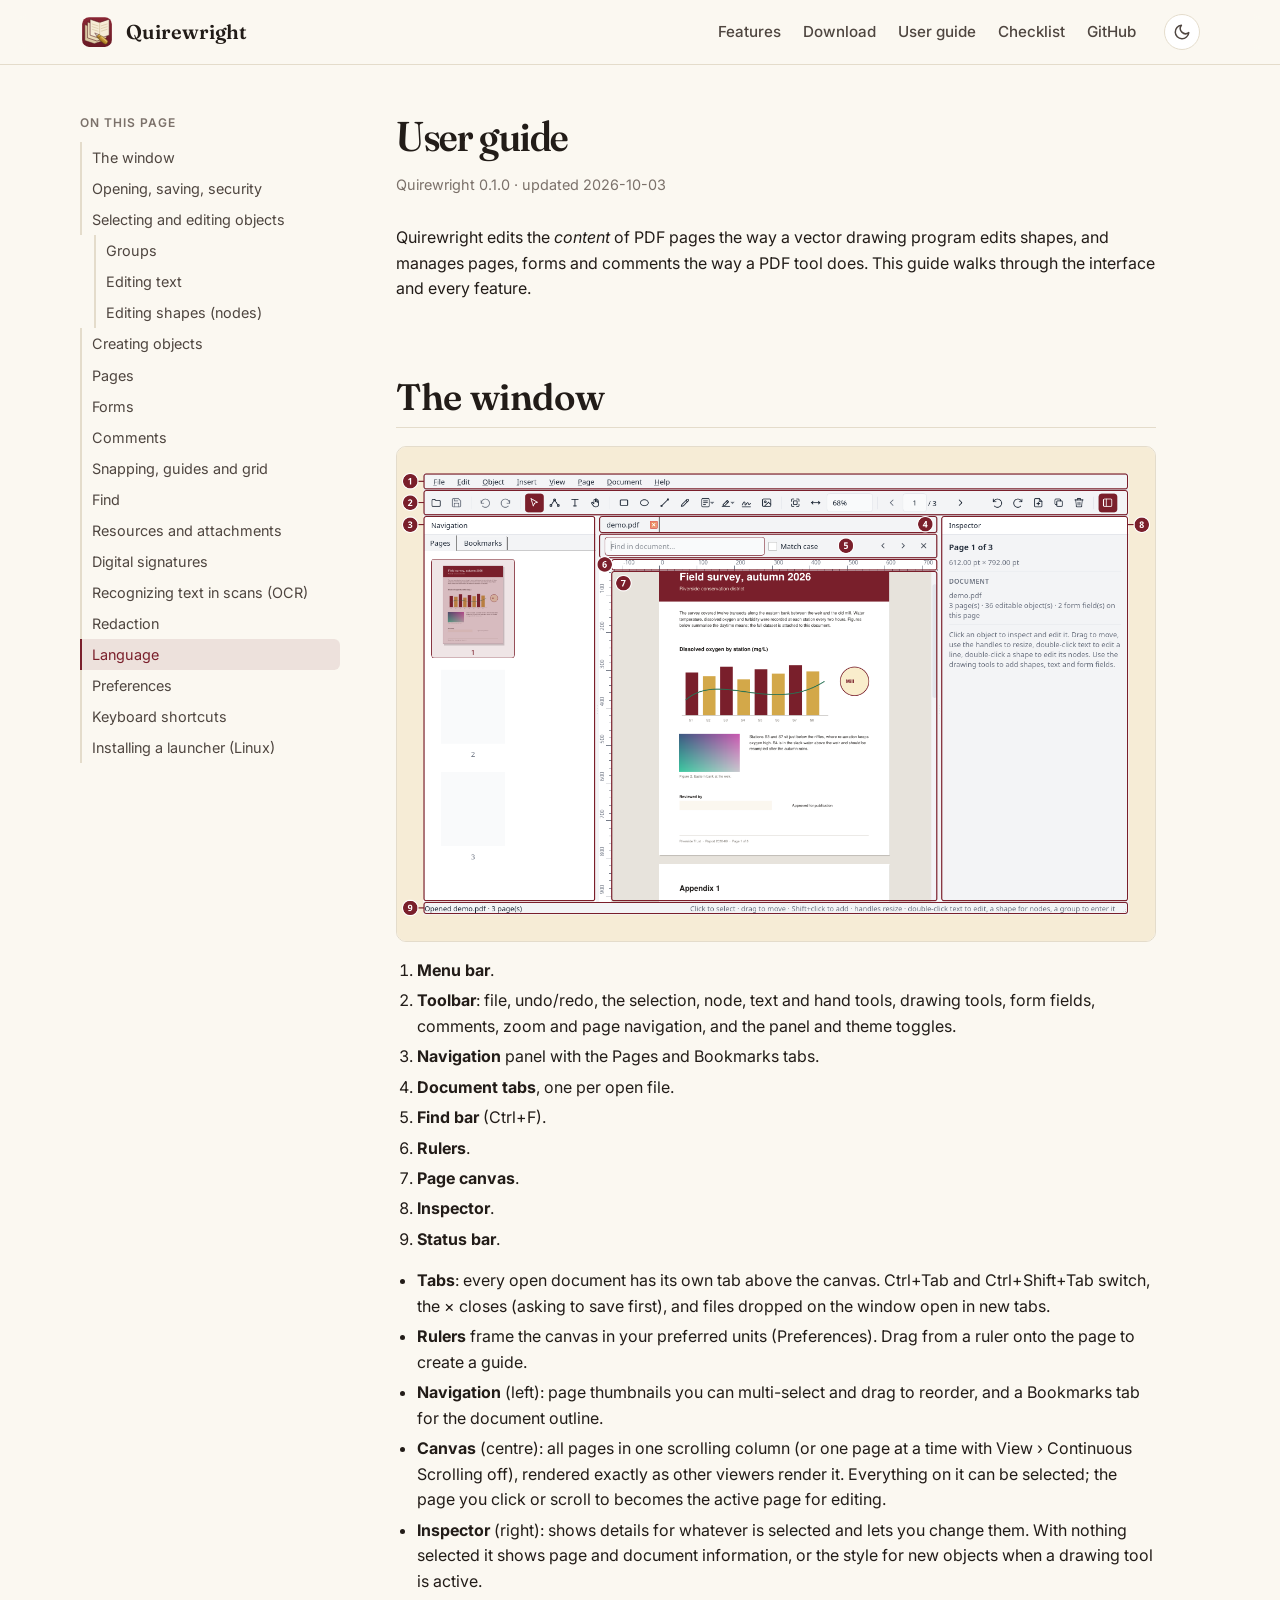
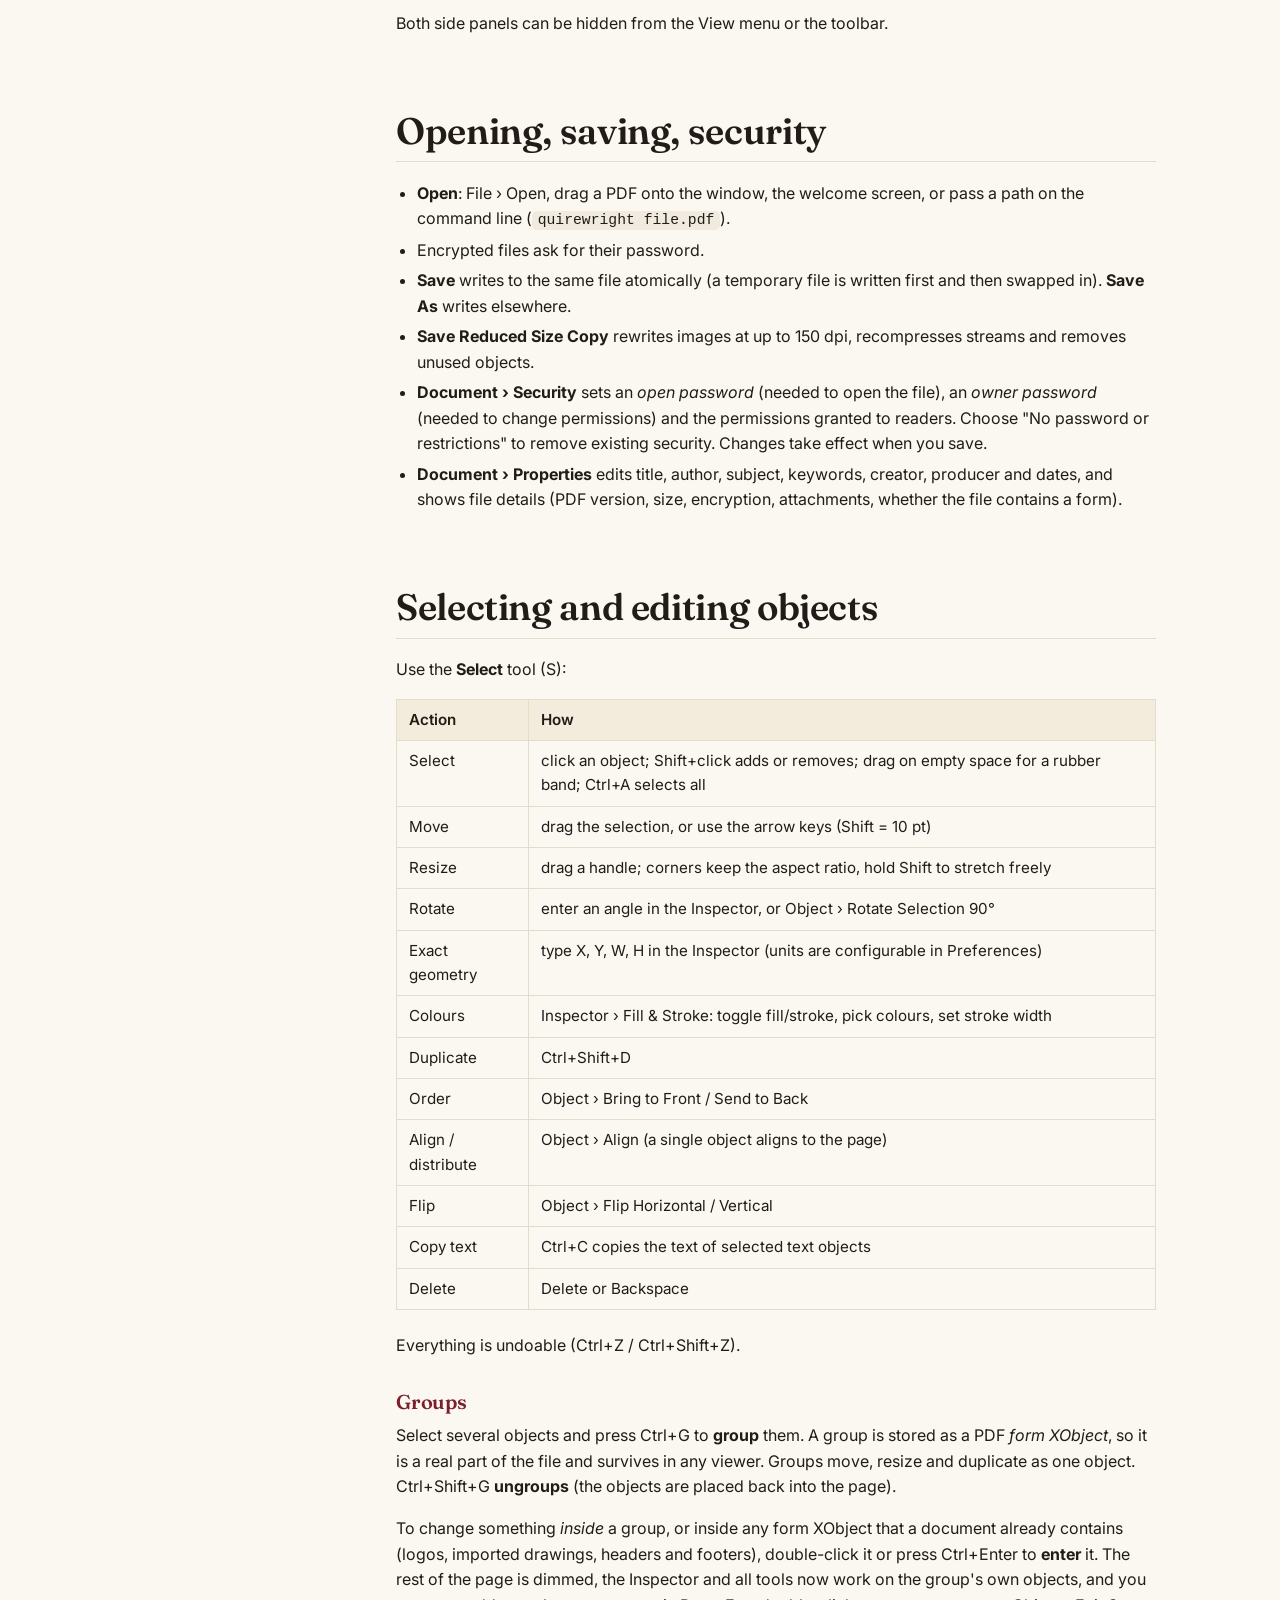
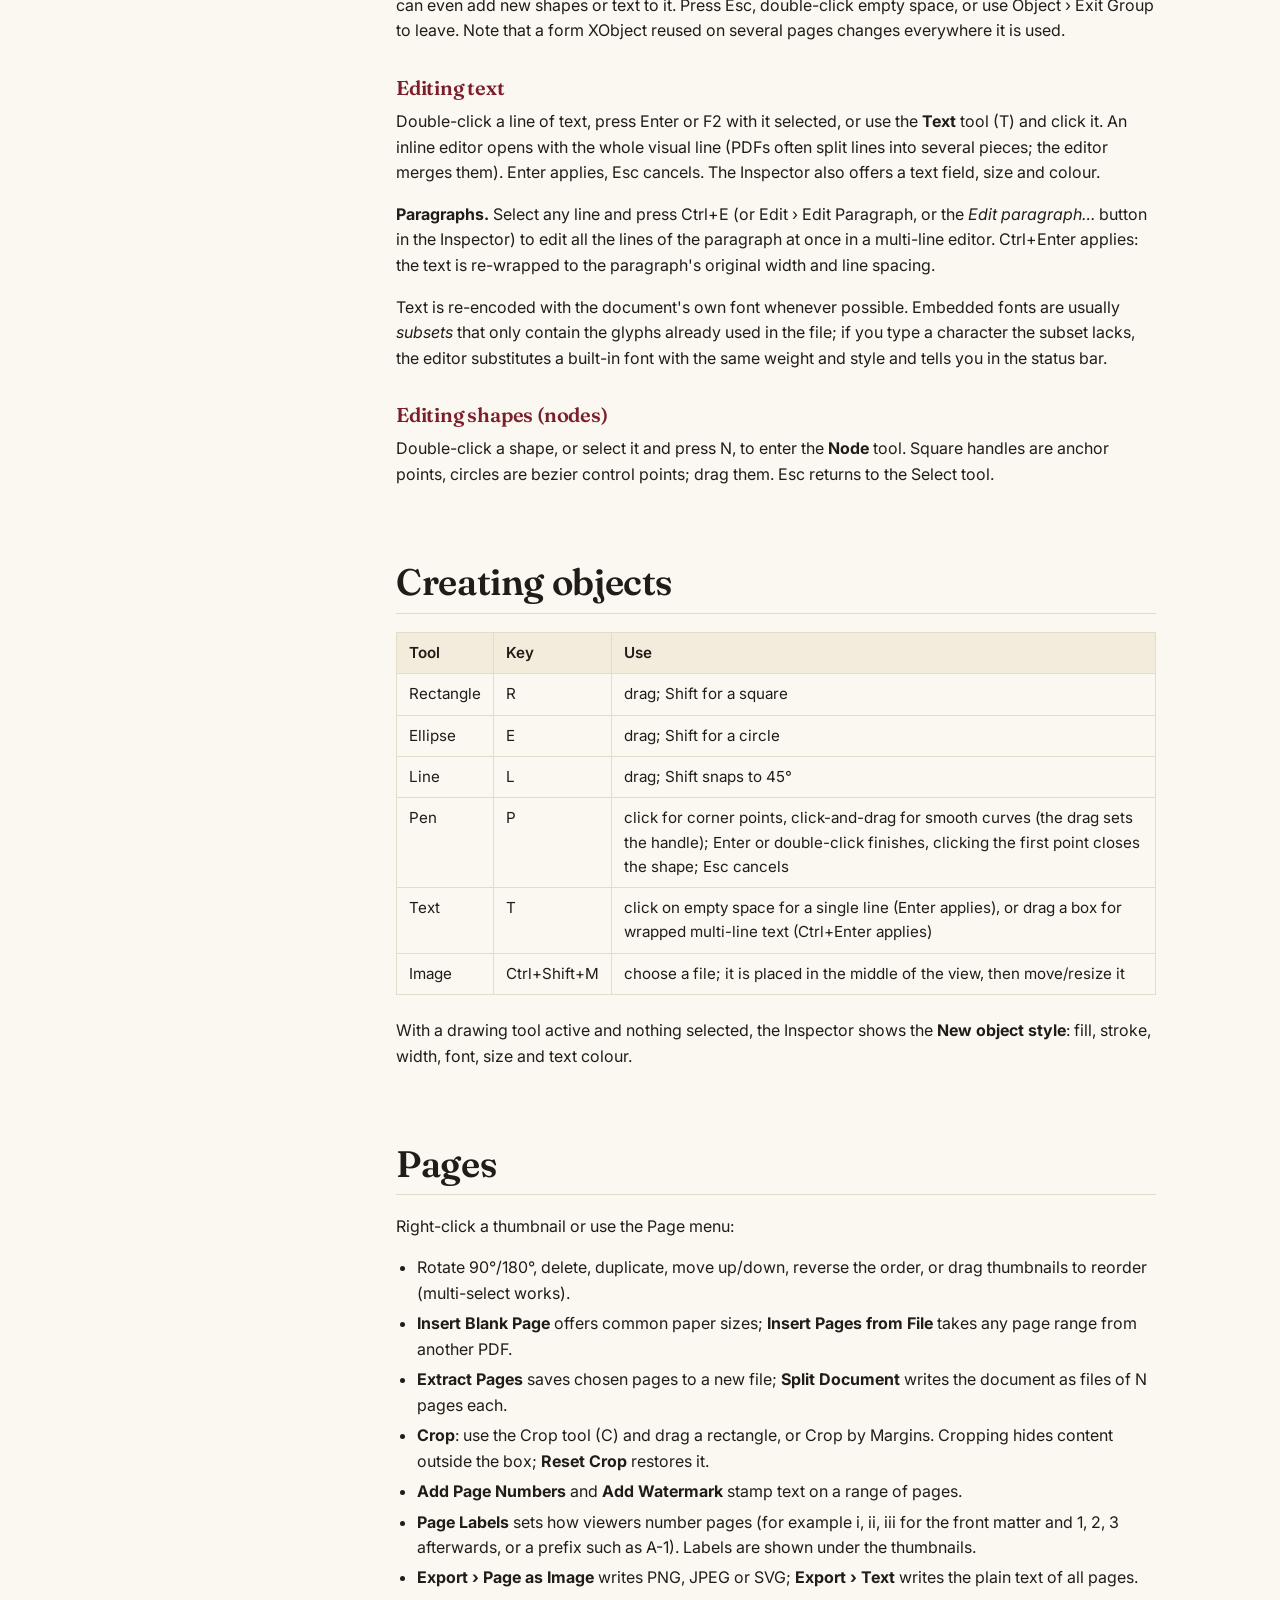
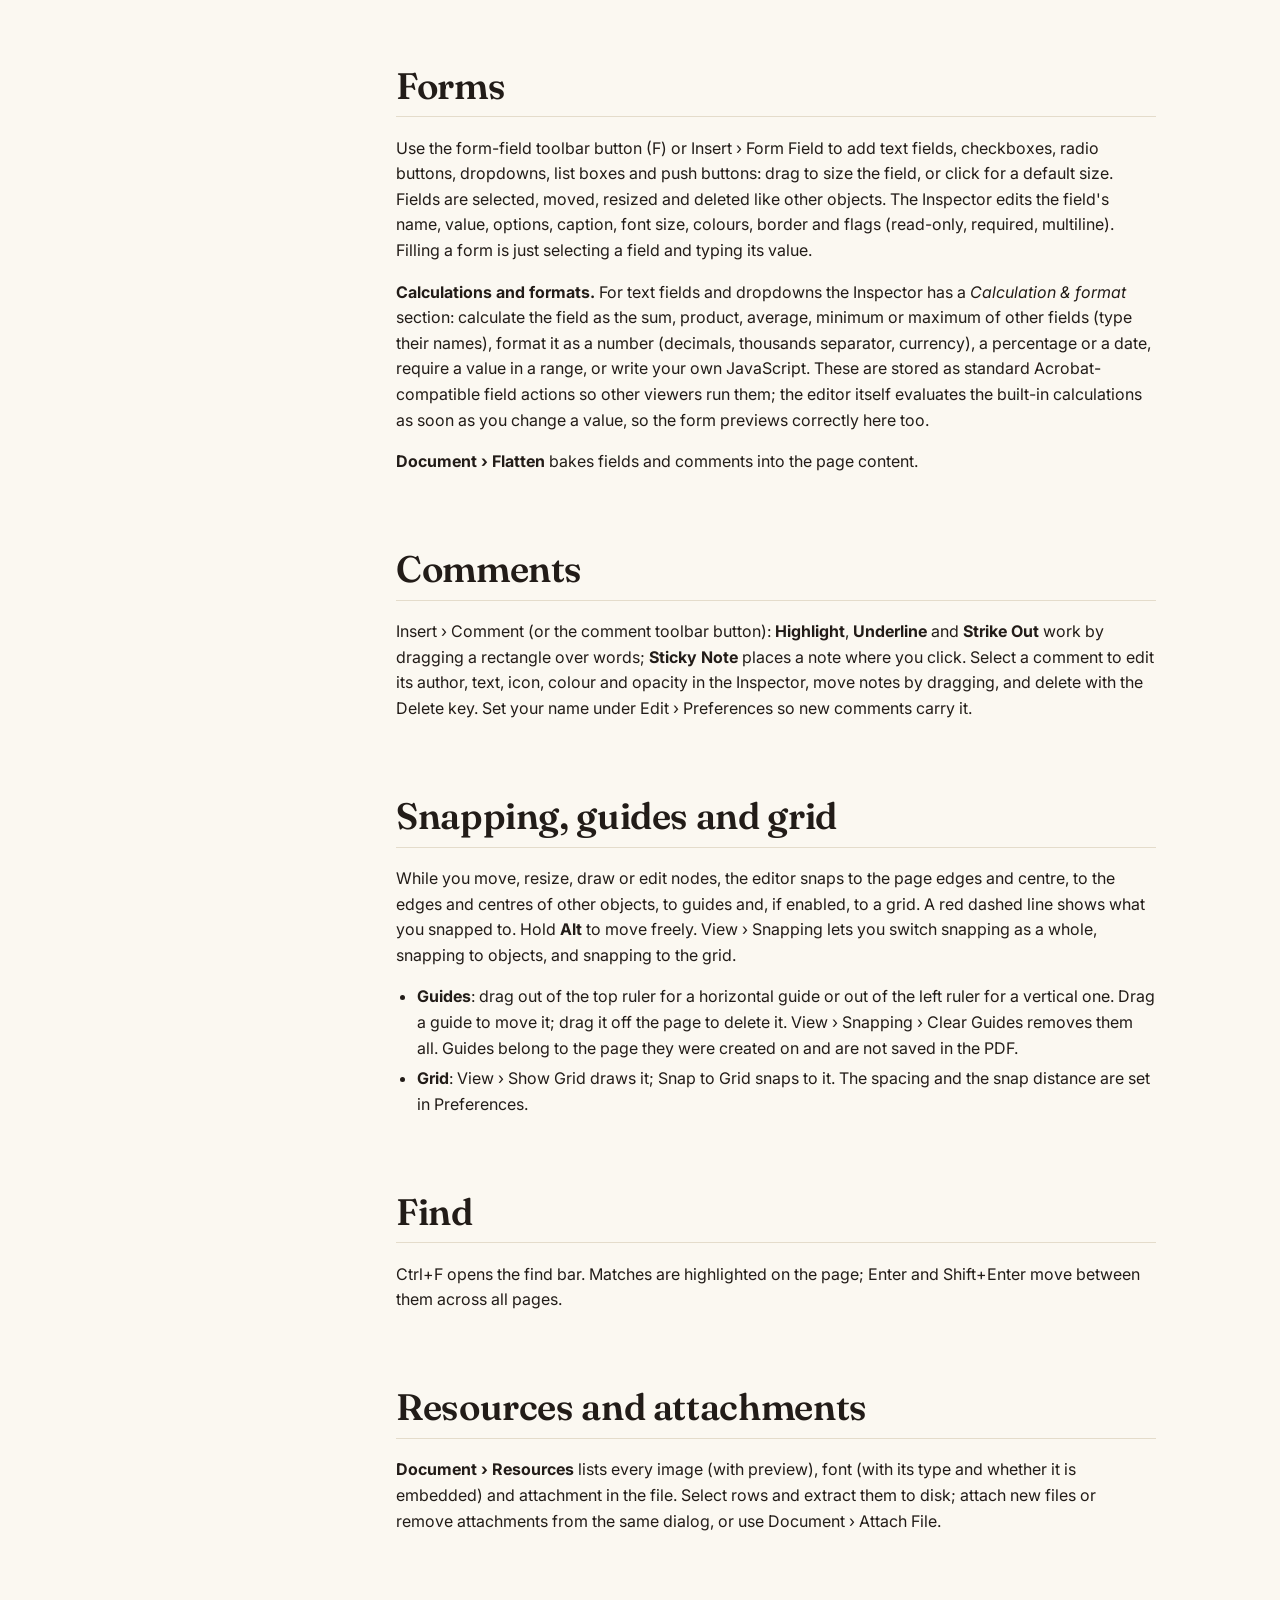
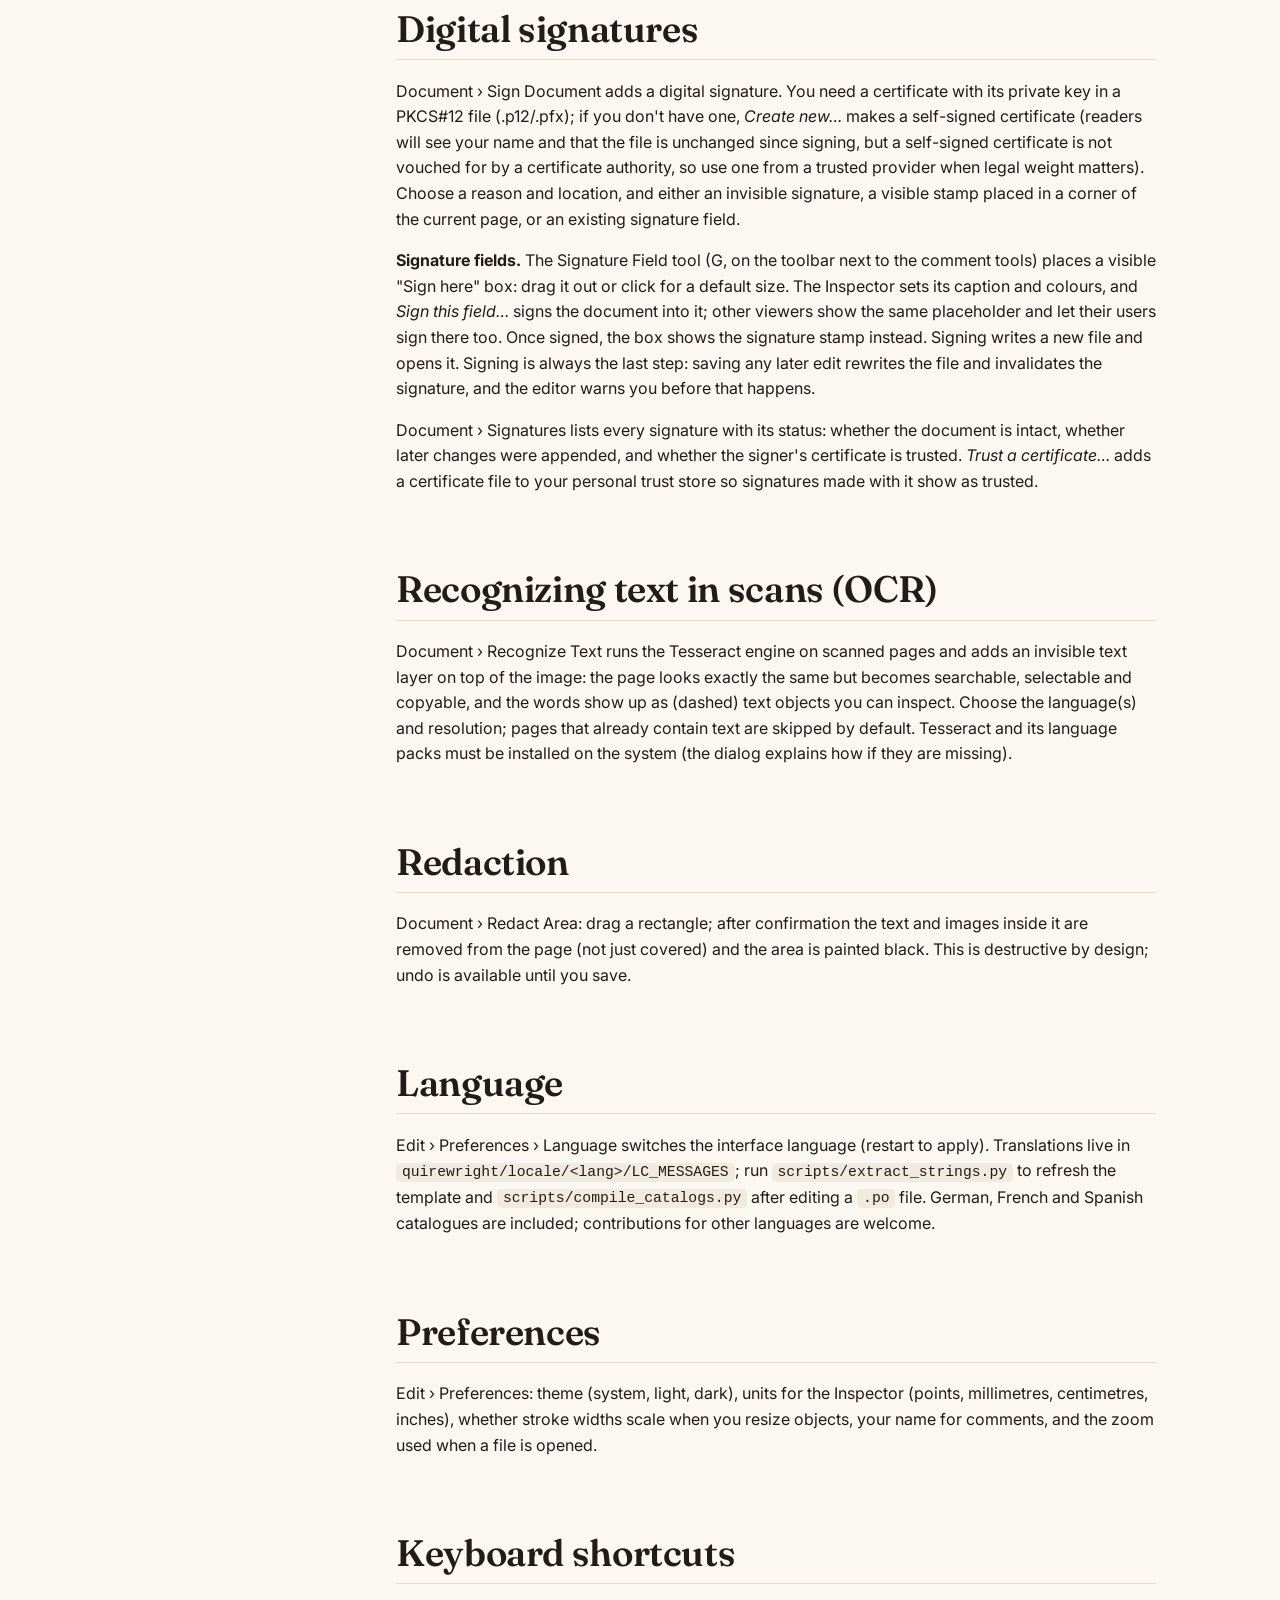
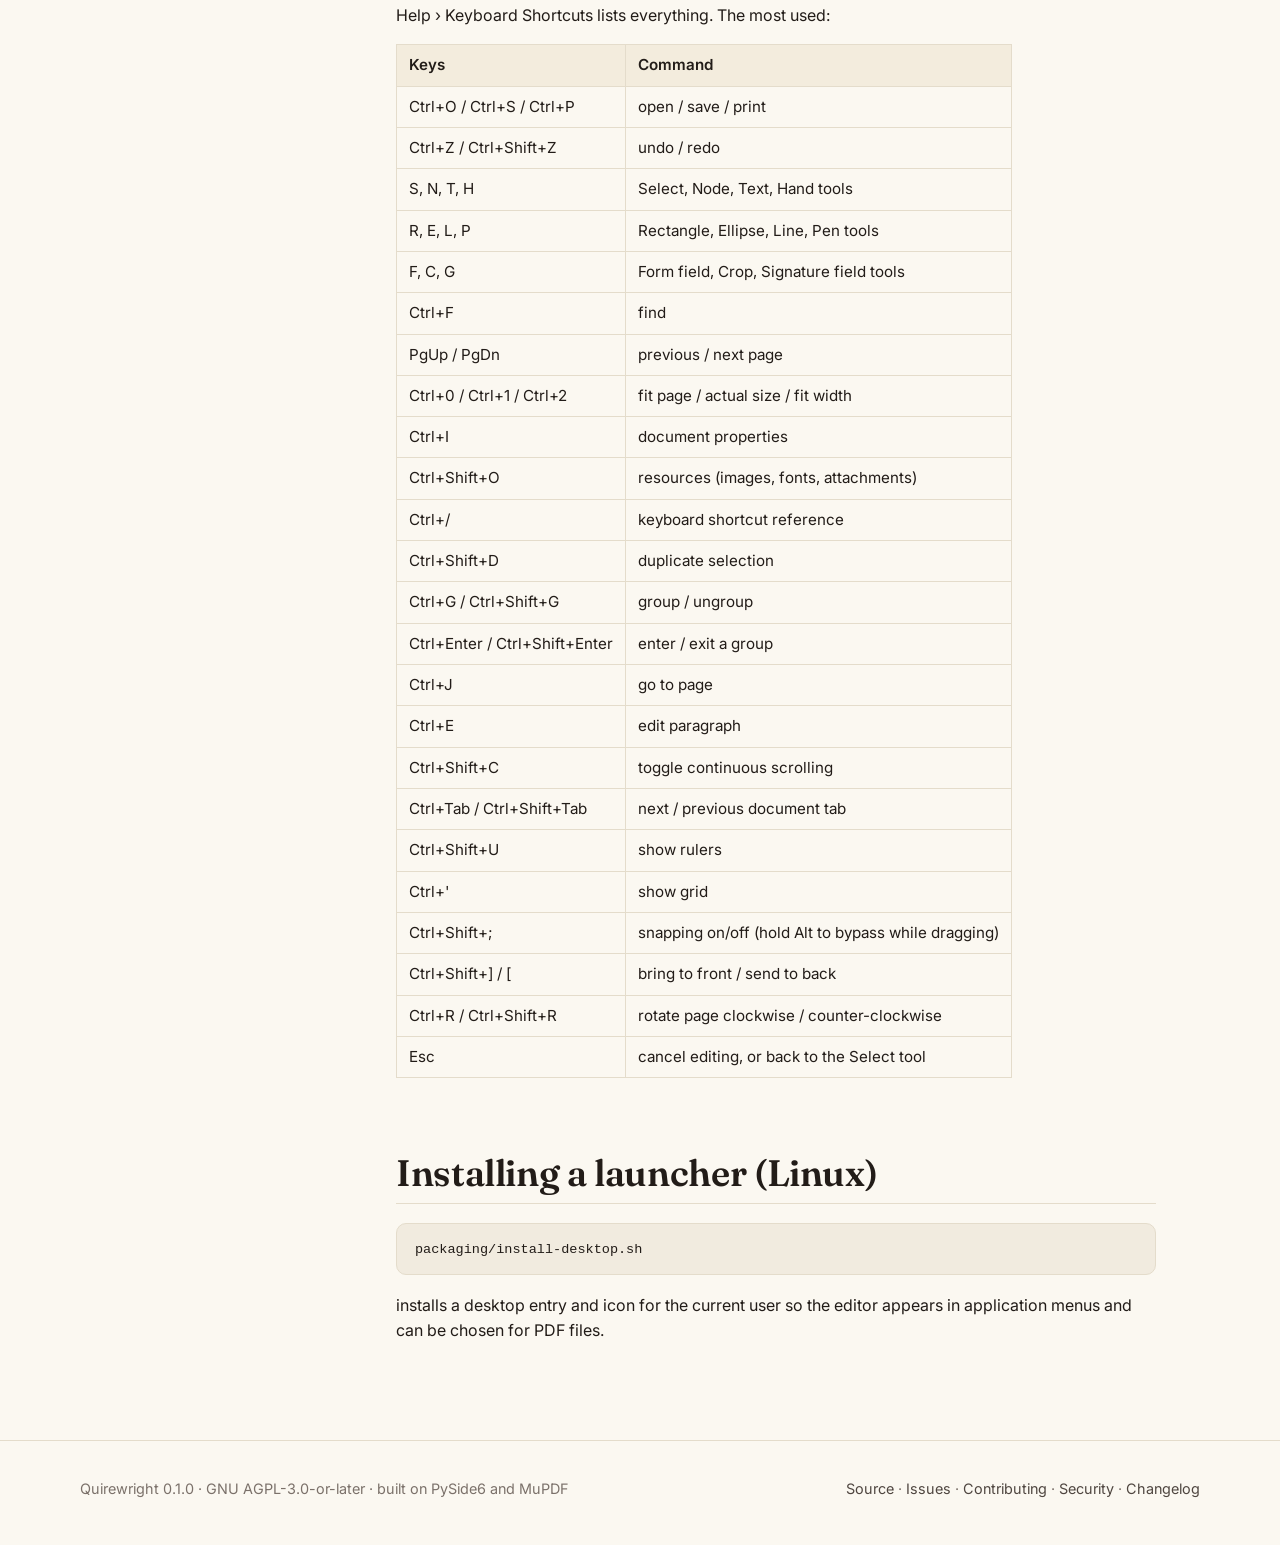
<file: guide.html>
<!doctype html>
<html lang="en">
<head>
<meta charset="utf-8">
<meta name="viewport" content="width=device-width, initial-scale=1">
<title>User guide · Quirewright</title>
<meta name="description" content="Quirewright is a free and open-source PDF editor for Linux that edits page content as vector objects and manages pages, forms and comments.">
<meta property="og:title" content="User guide · Quirewright">
<meta property="og:description" content="Quirewright is a free and open-source PDF editor for Linux that edits page content as vector objects and manages pages, forms and comments.">
<meta property="og:image" content="https://quirewright.github.io/quirewright/static/img/hero-light.png">
<meta property="og:type" content="website">
<link rel="icon" href="static/img/quirewright.svg" type="image/svg+xml">
<link rel="preconnect" href="https://fonts.googleapis.com">
<link rel="preconnect" href="https://fonts.gstatic.com" crossorigin>
<link href="https://fonts.googleapis.com/css2?family=Fraunces:opsz,wght,SOFT@9..144,500..700,0..100&family=Inter:wght@400;500;600&display=swap" rel="stylesheet">
<link rel="stylesheet" href="style.css?v=0.1.0">
<script>
  try { var t = localStorage.getItem('qw-theme'); if (t) document.documentElement.setAttribute('data-theme', t); } catch (e) {}
</script>
</head>
<body>
<a class="skip" href="#main">Skip to content</a>
<header class="nav">
  <div class="wrap">
    <a class="brand" href="./"><img src="static/img/quirewright.svg" alt="" width="34" height="34">Quirewright</a>
    <button class="theme-btn nav-toggle" id="navToggle" aria-label="Menu" aria-expanded="false">
      <svg viewBox="0 0 24 24" fill="none" stroke="currentColor" stroke-width="2" stroke-linecap="round"><path d="M4 7h16M4 12h16M4 17h16"/></svg>
    </button>
    <nav class="nav-links" id="navLinks">
      <a href="./#features">Features</a>
      <a href="download.html">Download</a>
      <a href="guide.html">User guide</a>
      <a href="features.html">Checklist</a>
      <a href="https://github.com/quirewright/quirewright">GitHub</a>
    </nav>
    <button class="theme-btn" id="themeBtn" aria-label="Toggle light or dark theme" title="Toggle theme">
      <svg viewBox="0 0 24 24" fill="none" stroke="currentColor" stroke-width="2" stroke-linecap="round" stroke-linejoin="round"><path d="M21 12.8A9 9 0 1 1 11.2 3a7 7 0 0 0 9.8 9.8z"/></svg>
    </button>
  </div>
</header>
<main id="main">
<div class="wrap doc">
  <aside class="toc">
    <div class="toc-title">On this page</div>
    <div class="toc">
<ul>
<li><a href="#the-window">The window</a></li>
<li><a href="#opening-saving-security">Opening, saving, security</a></li>
<li><a href="#selecting-and-editing-objects">Selecting and editing objects</a><ul>
<li><a href="#groups">Groups</a></li>
<li><a href="#editing-text">Editing text</a></li>
<li><a href="#editing-shapes-nodes">Editing shapes (nodes)</a></li>
</ul>
</li>
<li><a href="#creating-objects">Creating objects</a></li>
<li><a href="#pages">Pages</a></li>
<li><a href="#forms">Forms</a></li>
<li><a href="#comments">Comments</a></li>
<li><a href="#snapping-guides-and-grid">Snapping, guides and grid</a></li>
<li><a href="#find">Find</a></li>
<li><a href="#resources-and-attachments">Resources and attachments</a></li>
<li><a href="#digital-signatures">Digital signatures</a></li>
<li><a href="#recognizing-text-in-scans-ocr">Recognizing text in scans (OCR)</a></li>
<li><a href="#redaction">Redaction</a></li>
<li><a href="#language">Language</a></li>
<li><a href="#preferences">Preferences</a></li>
<li><a href="#keyboard-shortcuts">Keyboard shortcuts</a></li>
<li><a href="#installing-a-launcher-linux">Installing a launcher (Linux)</a></li>
</ul>
</div>

  </aside>
  <article class="prose">
    <h1 id="user-guide">User guide</h1><p class="doc-meta">Quirewright 0.1.0 · updated 2026-10-03</p>
<p>Quirewright edits the <em>content</em> of PDF pages the way a vector
drawing program edits shapes, and manages pages, forms and comments the way a
PDF tool does. This guide walks through the interface and every feature.</p>
<h2 id="the-window">The window</h2>
<p><img alt="The main window with its parts numbered" src="static/img/window.png" loading="lazy" /></p>
<ol>
<li><strong>Menu bar</strong>.</li>
<li><strong>Toolbar</strong>: file, undo/redo, the selection, node, text and hand tools, drawing tools, form fields, comments, zoom and page navigation, and the panel and theme toggles.</li>
<li><strong>Navigation</strong> panel with the Pages and Bookmarks tabs.</li>
<li><strong>Document tabs</strong>, one per open file.</li>
<li><strong>Find bar</strong> (Ctrl+F).</li>
<li><strong>Rulers</strong>.</li>
<li><strong>Page canvas</strong>.</li>
<li><strong>Inspector</strong>.</li>
<li><strong>Status bar</strong>.</li>
</ol>
<ul>
<li><strong>Tabs</strong>: every open document has its own tab above the canvas. Ctrl+Tab
  and Ctrl+Shift+Tab switch, the × closes (asking to save first), and files
  dropped on the window open in new tabs.</li>
<li><strong>Rulers</strong> frame the canvas in your preferred units (Preferences). Drag
  from a ruler onto the page to create a guide.</li>
<li><strong>Navigation</strong> (left): page thumbnails you can multi-select and drag to
  reorder, and a Bookmarks tab for the document outline.</li>
<li><strong>Canvas</strong> (centre): all pages in one scrolling column (or one page at a
  time with View › Continuous Scrolling off), rendered exactly as other
  viewers render it. Everything on it can be selected; the page you click or
  scroll to becomes the active page for editing.</li>
<li><strong>Inspector</strong> (right): shows details for whatever is selected and lets you
  change them. With nothing selected it shows page and document information,
  or the style for new objects when a drawing tool is active.</li>
</ul>
<p>Both side panels can be hidden from the View menu or the toolbar.</p>
<h2 id="opening-saving-security">Opening, saving, security</h2>
<ul>
<li><strong>Open</strong>: File › Open, drag a PDF onto the window, the welcome screen, or
  pass a path on the command line (<code>quirewright file.pdf</code>).</li>
<li>Encrypted files ask for their password.</li>
<li><strong>Save</strong> writes to the same file atomically (a temporary file is written
  first and then swapped in). <strong>Save As</strong> writes elsewhere.</li>
<li><strong>Save Reduced Size Copy</strong> rewrites images at up to 150 dpi, recompresses
  streams and removes unused objects.</li>
<li><strong>Document › Security</strong> sets an <em>open password</em> (needed to open the file),
  an <em>owner password</em> (needed to change permissions) and the permissions
  granted to readers. Choose "No password or restrictions" to remove existing
  security. Changes take effect when you save.</li>
<li><strong>Document › Properties</strong> edits title, author, subject, keywords, creator,
  producer and dates, and shows file details (PDF version, size, encryption,
  attachments, whether the file contains a form).</li>
</ul>
<h2 id="selecting-and-editing-objects">Selecting and editing objects</h2>
<p>Use the <strong>Select</strong> tool (S):</p>
<table>
<thead>
<tr>
<th>Action</th>
<th>How</th>
</tr>
</thead>
<tbody>
<tr>
<td>Select</td>
<td>click an object; Shift+click adds or removes; drag on empty space for a rubber band; Ctrl+A selects all</td>
</tr>
<tr>
<td>Move</td>
<td>drag the selection, or use the arrow keys (Shift = 10 pt)</td>
</tr>
<tr>
<td>Resize</td>
<td>drag a handle; corners keep the aspect ratio, hold Shift to stretch freely</td>
</tr>
<tr>
<td>Rotate</td>
<td>enter an angle in the Inspector, or Object › Rotate Selection 90°</td>
</tr>
<tr>
<td>Exact geometry</td>
<td>type X, Y, W, H in the Inspector (units are configurable in Preferences)</td>
</tr>
<tr>
<td>Colours</td>
<td>Inspector › Fill &amp; Stroke: toggle fill/stroke, pick colours, set stroke width</td>
</tr>
<tr>
<td>Duplicate</td>
<td>Ctrl+Shift+D</td>
</tr>
<tr>
<td>Order</td>
<td>Object › Bring to Front / Send to Back</td>
</tr>
<tr>
<td>Align / distribute</td>
<td>Object › Align (a single object aligns to the page)</td>
</tr>
<tr>
<td>Flip</td>
<td>Object › Flip Horizontal / Vertical</td>
</tr>
<tr>
<td>Copy text</td>
<td>Ctrl+C copies the text of selected text objects</td>
</tr>
<tr>
<td>Delete</td>
<td>Delete or Backspace</td>
</tr>
</tbody>
</table>
<p>Everything is undoable (Ctrl+Z / Ctrl+Shift+Z).</p>
<h3 id="groups">Groups</h3>
<p>Select several objects and press Ctrl+G to <strong>group</strong> them. A group is stored
as a PDF <em>form XObject</em>, so it is a real part of the file and survives in any
viewer. Groups move, resize and duplicate as one object. Ctrl+Shift+G
<strong>ungroups</strong> (the objects are placed back into the page).</p>
<p>To change something <em>inside</em> a group, or inside any form XObject that a
document already contains (logos, imported drawings, headers and footers),
double-click it or press Ctrl+Enter to <strong>enter</strong> it. The rest of the page is
dimmed, the Inspector and all tools now work on the group's own objects, and
you can even add new shapes or text to it. Press Esc, double-click empty
space, or use Object › Exit Group to leave. Note that a form XObject reused
on several pages changes everywhere it is used.</p>
<h3 id="editing-text">Editing text</h3>
<p>Double-click a line of text, press Enter or F2 with it selected, or use the
<strong>Text</strong> tool (T) and click it. An inline editor opens with the whole visual
line (PDFs often split lines into several pieces; the editor merges them).
Enter applies, Esc cancels. The Inspector also offers a text field, size and
colour.</p>
<p><strong>Paragraphs.</strong> Select any line and press Ctrl+E (or Edit › Edit Paragraph,
or the <em>Edit paragraph…</em> button in the Inspector) to edit all the lines of
the paragraph at once in a multi-line editor. Ctrl+Enter applies: the text
is re-wrapped to the paragraph's original width and line spacing.</p>
<p>Text is re-encoded with the document's own font whenever possible. Embedded
fonts are usually <em>subsets</em> that only contain the glyphs already used in the
file; if you type a character the subset lacks, the editor substitutes a
built-in font with the same weight and style and tells you in the status bar.</p>
<h3 id="editing-shapes-nodes">Editing shapes (nodes)</h3>
<p>Double-click a shape, or select it and press N, to enter the <strong>Node</strong> tool.
Square handles are anchor points, circles are bezier control points; drag
them. Esc returns to the Select tool.</p>
<h2 id="creating-objects">Creating objects</h2>
<table>
<thead>
<tr>
<th>Tool</th>
<th>Key</th>
<th>Use</th>
</tr>
</thead>
<tbody>
<tr>
<td>Rectangle</td>
<td>R</td>
<td>drag; Shift for a square</td>
</tr>
<tr>
<td>Ellipse</td>
<td>E</td>
<td>drag; Shift for a circle</td>
</tr>
<tr>
<td>Line</td>
<td>L</td>
<td>drag; Shift snaps to 45°</td>
</tr>
<tr>
<td>Pen</td>
<td>P</td>
<td>click for corner points, click-and-drag for smooth curves (the drag sets the handle); Enter or double-click finishes, clicking the first point closes the shape; Esc cancels</td>
</tr>
<tr>
<td>Text</td>
<td>T</td>
<td>click on empty space for a single line (Enter applies), or drag a box for wrapped multi-line text (Ctrl+Enter applies)</td>
</tr>
<tr>
<td>Image</td>
<td>Ctrl+Shift+M</td>
<td>choose a file; it is placed in the middle of the view, then move/resize it</td>
</tr>
</tbody>
</table>
<p>With a drawing tool active and nothing selected, the Inspector shows the
<strong>New object style</strong>: fill, stroke, width, font, size and text colour.</p>
<h2 id="pages">Pages</h2>
<p>Right-click a thumbnail or use the Page menu:</p>
<ul>
<li>Rotate 90°/180°, delete, duplicate, move up/down, reverse the order, or drag
  thumbnails to reorder (multi-select works).</li>
<li><strong>Insert Blank Page</strong> offers common paper sizes; <strong>Insert Pages from File</strong>
  takes any page range from another PDF.</li>
<li><strong>Extract Pages</strong> saves chosen pages to a new file; <strong>Split Document</strong>
  writes the document as files of N pages each.</li>
<li><strong>Crop</strong>: use the Crop tool (C) and drag a rectangle, or Crop by Margins.
  Cropping hides content outside the box; <strong>Reset Crop</strong> restores it.</li>
<li><strong>Add Page Numbers</strong> and <strong>Add Watermark</strong> stamp text on a range of pages.</li>
<li><strong>Page Labels</strong> sets how viewers number pages (for example i, ii, iii for
  the front matter and 1, 2, 3 afterwards, or a prefix such as A-1). Labels
  are shown under the thumbnails.</li>
<li><strong>Export › Page as Image</strong> writes PNG, JPEG or SVG; <strong>Export › Text</strong>
  writes the plain text of all pages.</li>
</ul>
<h2 id="forms">Forms</h2>
<p>Use the form-field toolbar button (F) or Insert › Form Field to add text
fields, checkboxes, radio buttons, dropdowns, list boxes and push buttons:
drag to size the field, or click for a default size. Fields are selected,
moved, resized and deleted like other objects. The Inspector edits the field's
name, value, options, caption, font size, colours, border and flags
(read-only, required, multiline). Filling a form is just selecting a field
and typing its value.</p>
<p><strong>Calculations and formats.</strong> For text fields and dropdowns the Inspector has
a <em>Calculation &amp; format</em> section: calculate the field as the sum, product,
average, minimum or maximum of other fields (type their names), format it as
a number (decimals, thousands separator, currency), a percentage or a date,
require a value in a range, or write your own JavaScript. These are stored as
standard Acrobat-compatible field actions so other viewers run them; the
editor itself evaluates the built-in calculations as soon as you change a
value, so the form previews correctly here too.</p>
<p><strong>Document › Flatten</strong> bakes fields and comments into the page content.</p>
<h2 id="comments">Comments</h2>
<p>Insert › Comment (or the comment toolbar button): <strong>Highlight</strong>, <strong>Underline</strong>
and <strong>Strike Out</strong> work by dragging a rectangle over words; <strong>Sticky Note</strong>
places a note where you click. Select a comment to edit its author, text,
icon, colour and opacity in the Inspector, move notes by dragging, and delete
with the Delete key. Set your name under Edit › Preferences so new comments
carry it.</p>
<h2 id="snapping-guides-and-grid">Snapping, guides and grid</h2>
<p>While you move, resize, draw or edit nodes, the editor snaps to the page
edges and centre, to the edges and centres of other objects, to guides and,
if enabled, to a grid. A red dashed line shows what you snapped to. Hold
<strong>Alt</strong> to move freely. View › Snapping lets you switch snapping as a whole,
snapping to objects, and snapping to the grid.</p>
<ul>
<li><strong>Guides</strong>: drag out of the top ruler for a horizontal guide or out of the
  left ruler for a vertical one. Drag a guide to move it; drag it off the page
  to delete it. View › Snapping › Clear Guides removes them all. Guides belong
  to the page they were created on and are not saved in the PDF.</li>
<li><strong>Grid</strong>: View › Show Grid draws it; Snap to Grid snaps to it. The spacing
  and the snap distance are set in Preferences.</li>
</ul>
<h2 id="find">Find</h2>
<p>Ctrl+F opens the find bar. Matches are highlighted on the page; Enter and
Shift+Enter move between them across all pages.</p>
<h2 id="resources-and-attachments">Resources and attachments</h2>
<p><strong>Document › Resources</strong> lists every image (with preview), font (with its type
and whether it is embedded) and attachment in the file. Select rows and
extract them to disk; attach new files or remove attachments from the same
dialog, or use Document › Attach File.</p>
<h2 id="digital-signatures">Digital signatures</h2>
<p>Document › Sign Document adds a digital signature. You need a certificate
with its private key in a PKCS#12 file (.p12/.pfx); if you don't have one,
<em>Create new…</em> makes a self-signed certificate (readers will see your name and
that the file is unchanged since signing, but a self-signed certificate is not
vouched for by a certificate authority, so use one from a trusted provider
when legal weight matters). Choose a reason and location, and either an
invisible signature, a visible stamp placed in a corner of the current page,
or an existing signature field.</p>
<p><strong>Signature fields.</strong> The Signature Field tool (G, on the toolbar next to the
comment tools) places a visible "Sign here" box: drag it out or click for a
default size. The Inspector sets its caption and colours, and <em>Sign this
field…</em> signs the document into it; other viewers show the same placeholder
and let their users sign there too. Once signed, the box shows the signature
stamp instead. Signing
writes a new file and opens it. Signing is always the last step: saving any
later edit rewrites the file and invalidates the signature, and the editor
warns you before that happens.</p>
<p>Document › Signatures lists every signature with its status: whether the
document is intact, whether later changes were appended, and whether the
signer's certificate is trusted. <em>Trust a certificate…</em> adds a certificate
file to your personal trust store so signatures made with it show as trusted.</p>
<h2 id="recognizing-text-in-scans-ocr">Recognizing text in scans (OCR)</h2>
<p>Document › Recognize Text runs the Tesseract engine on scanned pages and
adds an invisible text layer on top of the image: the page looks exactly the
same but becomes searchable, selectable and copyable, and the words show up
as (dashed) text objects you can inspect. Choose the language(s) and
resolution; pages that already contain text are skipped by default.
Tesseract and its language packs must be installed on the system (the dialog
explains how if they are missing).</p>
<h2 id="redaction">Redaction</h2>
<p>Document › Redact Area: drag a rectangle; after confirmation the text and
images inside it are removed from the page (not just covered) and the area is
painted black. This is destructive by design; undo is available until you
save.</p>
<h2 id="language">Language</h2>
<p>Edit › Preferences › Language switches the interface language (restart to
apply). Translations live in <code>quirewright/locale/&lt;lang&gt;/LC_MESSAGES</code>; run
<code>scripts/extract_strings.py</code> to refresh the template and
<code>scripts/compile_catalogs.py</code> after editing a <code>.po</code> file. German, French and
Spanish catalogues are included; contributions for other languages are
welcome.</p>
<h2 id="preferences">Preferences</h2>
<p>Edit › Preferences: theme (system, light, dark), units for the Inspector
(points, millimetres, centimetres, inches), whether stroke widths scale when
you resize objects, your name for comments, and the zoom used when a file is
opened.</p>
<h2 id="keyboard-shortcuts">Keyboard shortcuts</h2>
<p>Help › Keyboard Shortcuts lists everything. The most used:</p>
<table>
<thead>
<tr>
<th>Keys</th>
<th>Command</th>
</tr>
</thead>
<tbody>
<tr>
<td>Ctrl+O / Ctrl+S / Ctrl+P</td>
<td>open / save / print</td>
</tr>
<tr>
<td>Ctrl+Z / Ctrl+Shift+Z</td>
<td>undo / redo</td>
</tr>
<tr>
<td>S, N, T, H</td>
<td>Select, Node, Text, Hand tools</td>
</tr>
<tr>
<td>R, E, L, P</td>
<td>Rectangle, Ellipse, Line, Pen tools</td>
</tr>
<tr>
<td>F, C, G</td>
<td>Form field, Crop, Signature field tools</td>
</tr>
<tr>
<td>Ctrl+F</td>
<td>find</td>
</tr>
<tr>
<td>PgUp / PgDn</td>
<td>previous / next page</td>
</tr>
<tr>
<td>Ctrl+0 / Ctrl+1 / Ctrl+2</td>
<td>fit page / actual size / fit width</td>
</tr>
<tr>
<td>Ctrl+I</td>
<td>document properties</td>
</tr>
<tr>
<td>Ctrl+Shift+O</td>
<td>resources (images, fonts, attachments)</td>
</tr>
<tr>
<td>Ctrl+/</td>
<td>keyboard shortcut reference</td>
</tr>
<tr>
<td>Ctrl+Shift+D</td>
<td>duplicate selection</td>
</tr>
<tr>
<td>Ctrl+G / Ctrl+Shift+G</td>
<td>group / ungroup</td>
</tr>
<tr>
<td>Ctrl+Enter / Ctrl+Shift+Enter</td>
<td>enter / exit a group</td>
</tr>
<tr>
<td>Ctrl+J</td>
<td>go to page</td>
</tr>
<tr>
<td>Ctrl+E</td>
<td>edit paragraph</td>
</tr>
<tr>
<td>Ctrl+Shift+C</td>
<td>toggle continuous scrolling</td>
</tr>
<tr>
<td>Ctrl+Tab / Ctrl+Shift+Tab</td>
<td>next / previous document tab</td>
</tr>
<tr>
<td>Ctrl+Shift+U</td>
<td>show rulers</td>
</tr>
<tr>
<td>Ctrl+'</td>
<td>show grid</td>
</tr>
<tr>
<td>Ctrl+Shift+;</td>
<td>snapping on/off (hold Alt to bypass while dragging)</td>
</tr>
<tr>
<td>Ctrl+Shift+] / [</td>
<td>bring to front / send to back</td>
</tr>
<tr>
<td>Ctrl+R / Ctrl+Shift+R</td>
<td>rotate page clockwise / counter-clockwise</td>
</tr>
<tr>
<td>Esc</td>
<td>cancel editing, or back to the Select tool</td>
</tr>
</tbody>
</table>
<h2 id="installing-a-launcher-linux">Installing a launcher (Linux)</h2>
<pre><code class="language-bash">packaging/install-desktop.sh
</code></pre>
<p>installs a desktop entry and icon for the current user so the editor appears
in application menus and can be chosen for PDF files.</p>
  </article>
</div>

</main>
<footer>
  <div class="wrap">
    <span>Quirewright 0.1.0 · GNU AGPL-3.0-or-later · built on PySide6 and MuPDF</span>
    <span><a href="https://github.com/quirewright/quirewright">Source</a> · <a href="https://github.com/quirewright/quirewright/issues">Issues</a> · <a href="https://github.com/quirewright/quirewright/blob/main/CONTRIBUTING.md">Contributing</a> · <a href="https://github.com/quirewright/quirewright/blob/main/SECURITY.md">Security</a> · <a href="https://github.com/quirewright/quirewright/blob/main/CHANGELOG.md">Changelog</a></span>
  </div>
</footer>
<script>
  (function () {
    var root = document.documentElement;
    var btn = document.getElementById('themeBtn');
    btn.addEventListener('click', function () {
      var dark = root.getAttribute('data-theme') === 'dark' ||
        (!root.getAttribute('data-theme') && matchMedia('(prefers-color-scheme: dark)').matches);
      var next = dark ? 'light' : 'dark';
      root.setAttribute('data-theme', next);
      try { localStorage.setItem('qw-theme', next); } catch (e) {}
    });
    var tog = document.getElementById('navToggle'), links = document.getElementById('navLinks');
    tog.addEventListener('click', function () {
      var open = links.classList.toggle('open');
      tog.setAttribute('aria-expanded', open ? 'true' : 'false');
    });
    var toc = document.querySelector('.toc');
    if (toc && 'IntersectionObserver' in window) {
      var map = {}, anchors = toc.querySelectorAll('a[href^="#"]');
      anchors.forEach(function (a) { map[a.getAttribute('href').slice(1)] = a; });
      var heads = document.querySelectorAll('.prose h2[id], .prose h3[id]');
      var obs = new IntersectionObserver(function (entries) {
        entries.forEach(function (en) {
          if (en.isIntersecting) {
            anchors.forEach(function (a) { a.classList.remove('active'); });
            var a = map[en.target.id]; if (a) a.classList.add('active');
          }
        });
      }, { rootMargin: '-80px 0px -70% 0px' });
      heads.forEach(function (h) { obs.observe(h); });
    }
  })();
</script>
</body>
</html>
</file>
<file: style.css>
/* Quirewright project site. Palette: oxblood, parchment, brass. */
:root {
  --ox: #7a1f2b; --ox-deep: #5e1620; --ox-soft: rgba(122, 31, 43, 0.10);
  --brass: #b8862b; --brass-soft: #f1e3bf;
  --paper: #fbf8f1; --paper-2: #f3ecdd; --card: #ffffff;
  --ink: #221c18; --ink-2: #4f4640; --muted: #7b716a; --line: #e4dccb;
  --code-bg: #f1ebdf; --shadow: 0 18px 50px rgba(60, 30, 20, 0.16), 0 2px 6px rgba(60, 30, 20, 0.08);
  --show-light: block; --show-dark: none;
  --radius: 14px; --sans: "Inter", system-ui, -apple-system, "Segoe UI", Roboto, sans-serif;
  --serif: "Fraunces", "Iowan Old Style", Georgia, serif; --mono: "JetBrains Mono", ui-monospace, "SFMono-Regular", Menlo, monospace;
  color-scheme: light;
}
@media (prefers-color-scheme: dark) {
  :root:not([data-theme="light"]) {
    --ox: #d0505f; --ox-deep: #a93a48; --ox-soft: rgba(208, 80, 95, 0.16);
    --brass: #d9b15a; --brass-soft: #3a3020;
    --paper: #171311; --paper-2: #1f1a17; --card: #241e1b;
    --ink: #efe7da; --ink-2: #cfc4b4; --muted: #978c80; --line: #352d28;
    --code-bg: #2a2320; --shadow: 0 18px 50px rgba(0, 0, 0, 0.5), 0 2px 6px rgba(0, 0, 0, 0.4);
    --show-light: none; --show-dark: block;
    color-scheme: dark;
  }
}
:root[data-theme="dark"] {
  --ox: #d0505f; --ox-deep: #a93a48; --ox-soft: rgba(208, 80, 95, 0.16);
  --brass: #d9b15a; --brass-soft: #3a3020;
  --paper: #171311; --paper-2: #1f1a17; --card: #241e1b;
  --ink: #efe7da; --ink-2: #cfc4b4; --muted: #978c80; --line: #352d28;
  --code-bg: #2a2320; --shadow: 0 18px 50px rgba(0, 0, 0, 0.5), 0 2px 6px rgba(0, 0, 0, 0.4);
  --show-light: none; --show-dark: block;
  color-scheme: dark;
}
.img-light { display: var(--show-light); }
.img-dark { display: var(--show-dark); }
* { box-sizing: border-box; }
html { scroll-behavior: smooth; }
body { margin: 0; background: var(--paper); color: var(--ink); font-family: var(--sans); font-size: 16px; line-height: 1.6; -webkit-font-smoothing: antialiased; }
a { color: var(--ox); text-decoration: none; }
a:hover { text-decoration: underline; text-underline-offset: 3px; }
img { max-width: 100%; height: auto; display: block; }
h1, h2, h3, h4 { font-family: var(--serif); font-weight: 600; line-height: 1.15; letter-spacing: -0.01em; margin: 0 0 0.5em; color: var(--ink); }
h1 { font-size: clamp(2.3rem, 5vw, 3.6rem); font-variation-settings: "opsz" 144, "SOFT" 40; }
h2 { font-size: clamp(1.7rem, 3vw, 2.3rem); }
h3 { font-size: 1.25rem; }
p { margin: 0 0 1em; }
code, pre, kbd { font-family: var(--mono); font-size: 0.92em; }
code { background: var(--code-bg); padding: 0.1em 0.4em; border-radius: 5px; }
pre { background: var(--code-bg); border: 1px solid var(--line); border-radius: 10px; padding: 14px 18px; overflow-x: auto; margin: 0 0 1.2em; line-height: 1.5; }
pre code { background: none; padding: 0; }
kbd { background: var(--card); border: 1px solid var(--line); border-bottom-width: 2px; border-radius: 5px; padding: 0.05em 0.45em; font-size: 0.85em; }
.wrap { width: min(1120px, calc(100% - 48px)); margin: 0 auto; }
.skip { position: absolute; left: -999px; }
.skip:focus { left: 16px; top: 16px; background: var(--card); padding: 8px 12px; z-index: 10; }

/* nav */
.nav { position: sticky; top: 0; z-index: 5; backdrop-filter: blur(12px); background: color-mix(in srgb, var(--paper) 84%, transparent); border-bottom: 1px solid var(--line); }
.nav .wrap { display: flex; align-items: center; gap: 28px; height: 64px; }
.brand { display: flex; align-items: center; gap: 12px; color: var(--ink); font-family: var(--serif); font-weight: 600; font-size: 1.25rem; }
.brand:hover { text-decoration: none; }
.brand img { width: 34px; height: 34px; }
.nav-links { display: flex; gap: 22px; margin-left: auto; align-items: center; }
.nav-links a { color: var(--ink-2); font-weight: 500; font-size: 0.95rem; }
.nav-links a:hover { color: var(--ox); text-decoration: none; }
.theme-btn { border: 1px solid var(--line); background: var(--card); color: var(--ink-2); border-radius: 999px; width: 36px; height: 36px; cursor: pointer; display: grid; place-items: center; }
.theme-btn svg { width: 18px; height: 18px; }
.theme-btn:hover { border-color: var(--ox); color: var(--ox); }
.nav-toggle { display: none; }

/* hero */
.hero { padding: 72px 0 40px; position: relative; overflow: hidden; }
.hero::before { content: ""; position: absolute; inset: -40% -20% auto; height: 120%; background: radial-gradient(60% 50% at 70% 20%, var(--ox-soft), transparent 70%); pointer-events: none; }
.hero .wrap { position: relative; display: grid; grid-template-columns: minmax(0, 5fr) minmax(0, 7fr); gap: 56px; align-items: center; }
.eyebrow { display: inline-flex; gap: 10px; align-items: center; font-size: 0.8rem; font-weight: 600; letter-spacing: 0.08em; text-transform: uppercase; color: var(--ox); margin-bottom: 18px; }
.eyebrow::before { content: ""; width: 26px; height: 2px; background: var(--brass); }
.lede { font-size: 1.15rem; color: var(--ink-2); max-width: 46ch; }
.actions { display: flex; flex-wrap: wrap; gap: 12px; margin: 26px 0 14px; }
.btn { display: inline-flex; align-items: center; gap: 8px; padding: 11px 20px; border-radius: 10px; font-weight: 600; border: 1px solid transparent; transition: transform .12s ease, box-shadow .12s ease; }
.btn:hover { text-decoration: none; transform: translateY(-1px); }
.btn-primary { background: var(--ox); color: #fff; box-shadow: 0 6px 18px rgba(122, 31, 43, 0.28); }
.btn-primary:hover { background: var(--ox-deep); }
.btn-ghost { background: var(--card); color: var(--ink); border-color: var(--line); }
.btn-ghost:hover { border-color: var(--ox); color: var(--ox); }
.btn svg { width: 18px; height: 18px; }
.fine { color: var(--muted); font-size: 0.88rem; }
.shot { border-radius: var(--radius); box-shadow: var(--shadow); border: 1px solid var(--line); overflow: hidden; background: var(--card); }
.shot img { width: 100%; }
.hero .shot { transform: perspective(1600px) rotateY(-4deg) rotateX(1deg); }

/* stats strip */
.strip { border-top: 1px solid var(--line); border-bottom: 1px solid var(--line); background: var(--paper-2); }
.strip .wrap { display: flex; flex-wrap: wrap; gap: 8px 36px; padding: 16px 0; color: var(--ink-2); font-size: 0.95rem; }
.strip span strong { color: var(--ink); font-weight: 600; }

/* warning banner */
.warning { background: #fdecec; border: 1px solid #e05a5a; border-left: 5px solid #c62828; color: #5a1414; border-radius: 10px; padding: 16px 20px; margin: 0 0 36px; line-height: 1.55; }
.warning a { color: #8e1b1b; text-decoration: underline; }
:root[data-theme="dark"] .warning { background: #3a1a1a; border-color: #b84a4a; border-left-color: #e05a5a; color: #f6d9d9; }
:root[data-theme="dark"] .warning a { color: #f3a3a3; }
@media (prefers-color-scheme: dark) {
  :root:not([data-theme="light"]) .warning { background: #3a1a1a; border-color: #b84a4a; border-left-color: #e05a5a; color: #f6d9d9; }
  :root:not([data-theme="light"]) .warning a { color: #f3a3a3; }
}
.download { padding-top: 48px; border-top: 0; }
.download .grid { grid-template-columns: repeat(auto-fit, minmax(300px, 1fr)); }

/* sections */
section { padding: 72px 0; }
.section-head { max-width: 62ch; margin-bottom: 36px; }
.section-head p { color: var(--ink-2); font-size: 1.05rem; }
.grid { display: grid; grid-template-columns: repeat(3, 1fr); gap: 20px; }
.grid > * { min-width: 0; }
.card { background: var(--card); border: 1px solid var(--line); border-radius: var(--radius); padding: 24px; transition: border-color .15s, transform .15s; }
.card:hover { border-color: var(--brass); transform: translateY(-2px); }
.card .icon { width: 42px; height: 42px; border-radius: 11px; background: var(--ox-soft); color: var(--ox); display: grid; place-items: center; margin-bottom: 16px; }
.card .icon svg { width: 22px; height: 22px; }
.card h3 { margin-bottom: 8px; }
.card p { color: var(--ink-2); margin: 0; font-size: 0.97rem; }

.feature > * { min-width: 0; }
.feature { display: grid; grid-template-columns: 1fr 1fr; gap: 48px; align-items: center; padding: 36px 0; }
.feature:nth-child(even) .copy { order: 2; }
.feature h3 { font-size: 1.6rem; }
.feature ul { padding-left: 1.1em; color: var(--ink-2); }
.feature li { margin: 6px 0; }

.install { background: var(--paper-2); border-top: 1px solid var(--line); border-bottom: 1px solid var(--line); }
.install .grid { align-items: start; }
.install .card h3 { display: flex; align-items: center; gap: 10px; }
.install .card pre { margin: 12px 0 0; font-size: 0.85rem; }
.install .card p { margin-top: 8px; }

.about { display: grid; grid-template-columns: 1fr 1fr; gap: 48px; }
.about blockquote { margin: 0; padding: 20px 24px; border-left: 3px solid var(--brass); background: var(--card); border-radius: 0 var(--radius) var(--radius) 0; font-family: var(--serif); font-size: 1.15rem; color: var(--ink); }

footer { border-top: 1px solid var(--line); padding: 36px 0 48px; color: var(--muted); font-size: 0.9rem; }
footer .wrap { display: flex; flex-wrap: wrap; gap: 16px 32px; justify-content: space-between; align-items: center; }
footer a { color: var(--ink-2); }

/* docs layout */
.doc { display: grid; grid-template-columns: 260px minmax(0, 1fr); gap: 56px; padding: 48px 0 80px; }
.toc { position: sticky; top: 88px; align-self: start; max-height: calc(100vh - 110px); overflow: auto; font-size: 0.9rem; }
.toc .toc-title { font-weight: 600; text-transform: uppercase; letter-spacing: .08em; font-size: .75rem; color: var(--muted); margin-bottom: 10px; }
.toc ul { list-style: none; margin: 0; padding: 0; }
.toc ul ul { padding-left: 14px; }
.toc a { display: block; padding: 4px 10px; color: var(--ink-2); border-left: 2px solid var(--line); border-radius: 0 6px 6px 0; }
.toc a:hover, .toc a.active { color: var(--ox); border-left-color: var(--ox); background: var(--ox-soft); text-decoration: none; }
.prose { max-width: 76ch; }
.prose h1 { font-size: 2.6rem; margin-bottom: .3em; }
.prose h2 { margin-top: 2em; padding-bottom: .25em; border-bottom: 1px solid var(--line); scroll-margin-top: 84px; }
.prose h3 { margin-top: 1.6em; color: var(--ox); scroll-margin-top: 84px; }
.prose ul, .prose ol { padding-left: 1.3em; }
.prose li { margin: .3em 0; }
.prose table { border-collapse: collapse; width: 100%; margin: 1em 0 1.5em; font-size: .95rem; display: block; overflow-x: auto; }
.prose th, .prose td { text-align: left; padding: 8px 12px; border: 1px solid var(--line); vertical-align: top; }
.prose th { background: var(--paper-2); font-weight: 600; }
.prose hr { border: 0; border-top: 1px solid var(--line); margin: 2em 0; }
.prose .check { color: var(--ox); font-weight: 700; margin-right: 6px; }
.prose .todo { color: var(--muted); margin-right: 6px; }
.prose img { border-radius: 10px; border: 1px solid var(--line); }
.doc-meta { color: var(--muted); font-size: .9rem; margin-bottom: 2em; }

@media (max-width: 960px) {
  .hero .wrap, .feature, .about, .doc { grid-template-columns: 1fr; }
  .feature:nth-child(even) .copy { order: 0; }
  .hero .shot { transform: none; }
  .grid { grid-template-columns: 1fr 1fr; }
  .toc { position: static; max-height: none; border: 1px solid var(--line); border-radius: 10px; padding: 14px; background: var(--card); }
}
@media (max-width: 640px) {
  .grid { grid-template-columns: 1fr; }
  .nav-links { display: none; position: absolute; left: 0; right: 0; top: 64px; flex-direction: column; align-items: stretch; gap: 0; background: var(--paper); border-bottom: 1px solid var(--line); padding: 8px 24px 14px; }
  .nav-links.open { display: flex; }
  .nav-links a { padding: 10px 0; }
  .nav-toggle { display: grid; margin-left: auto; }
  .nav-toggle + .theme-btn { margin-left: 0; }
  .hero { padding-top: 40px; }
}
</file>
